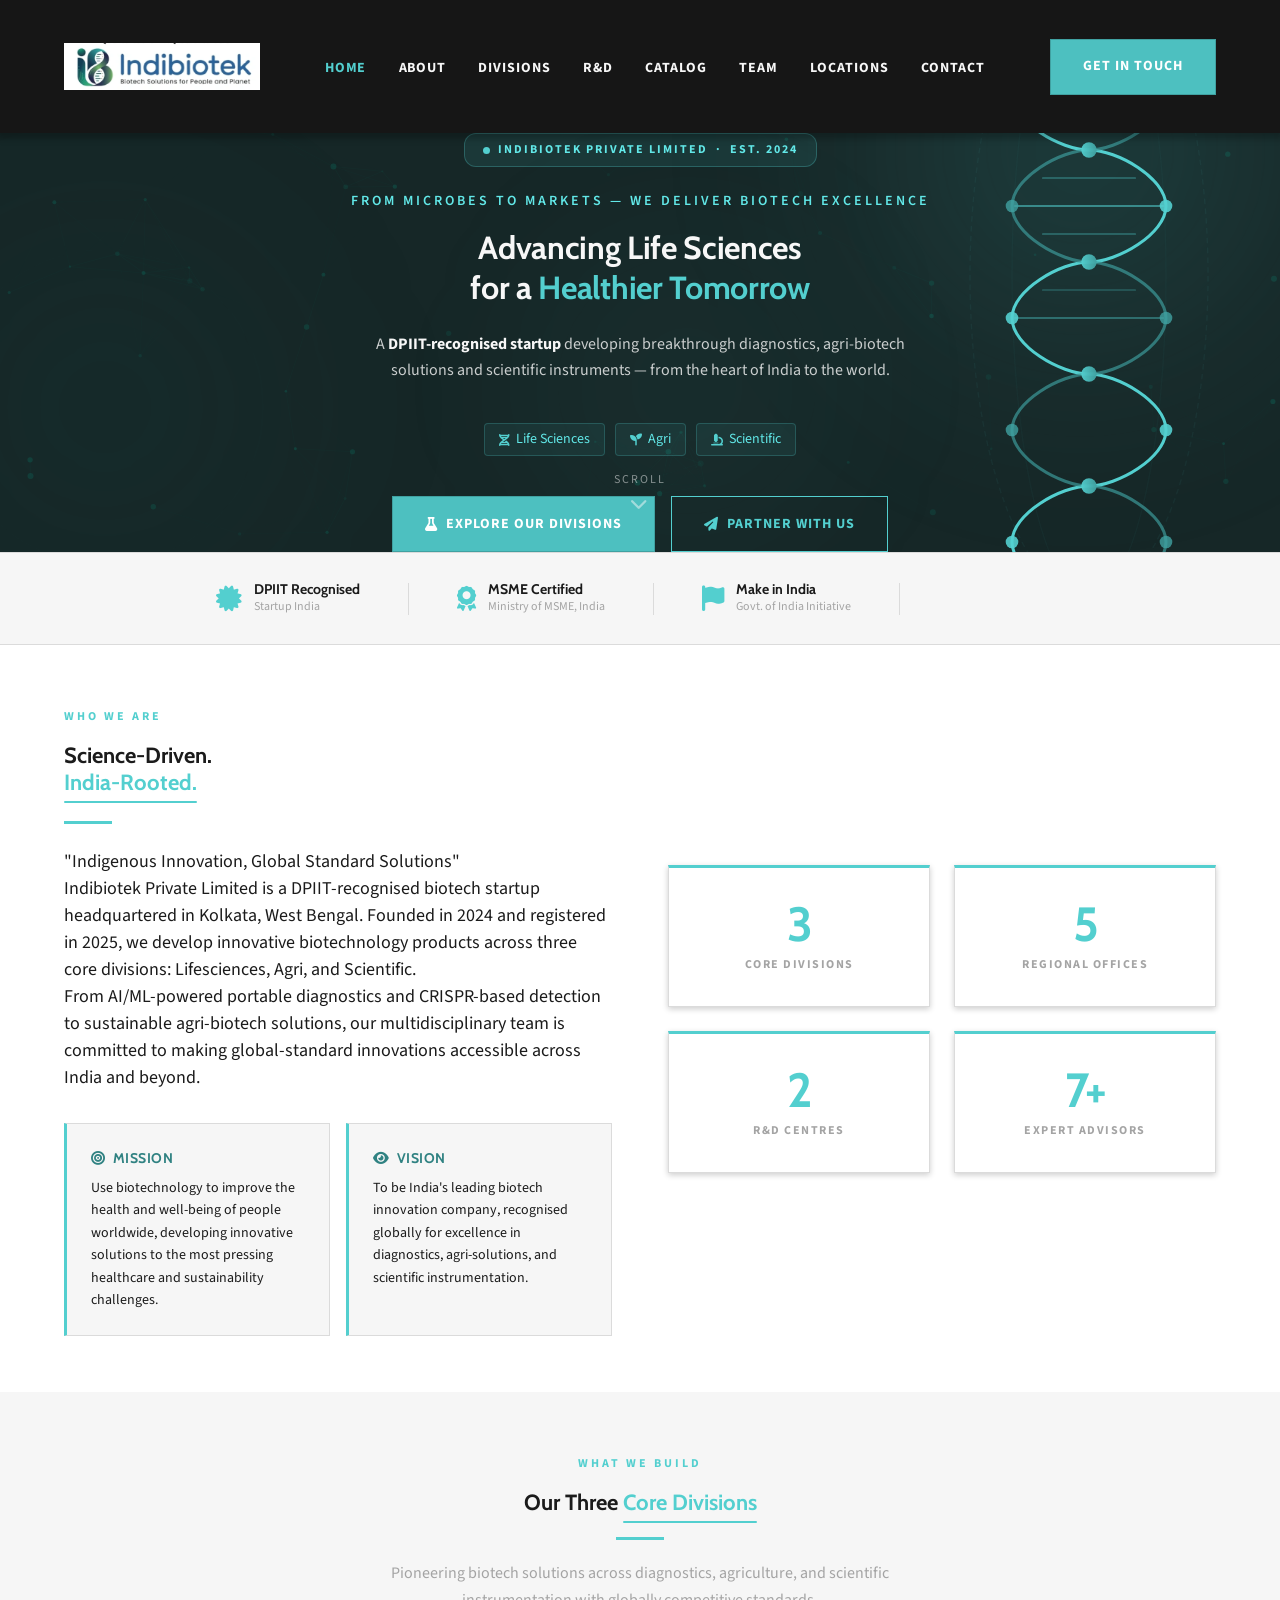
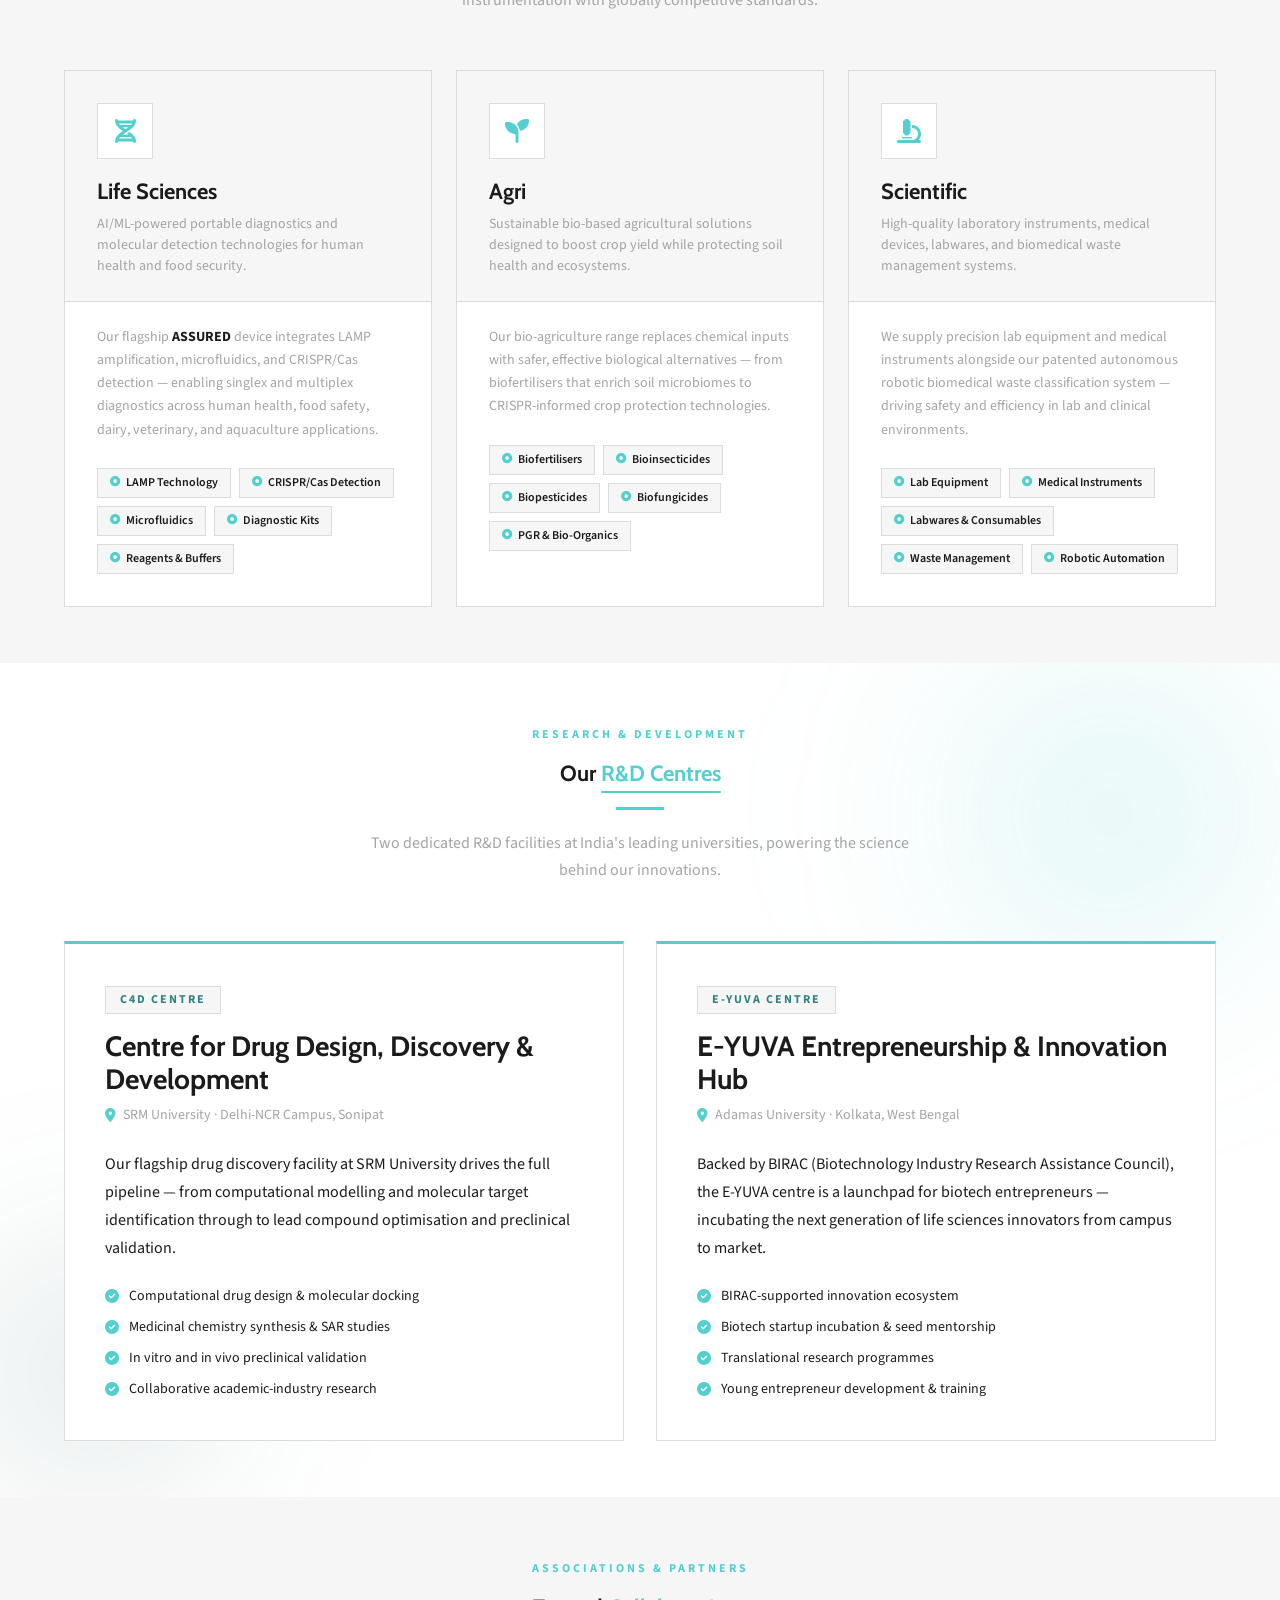
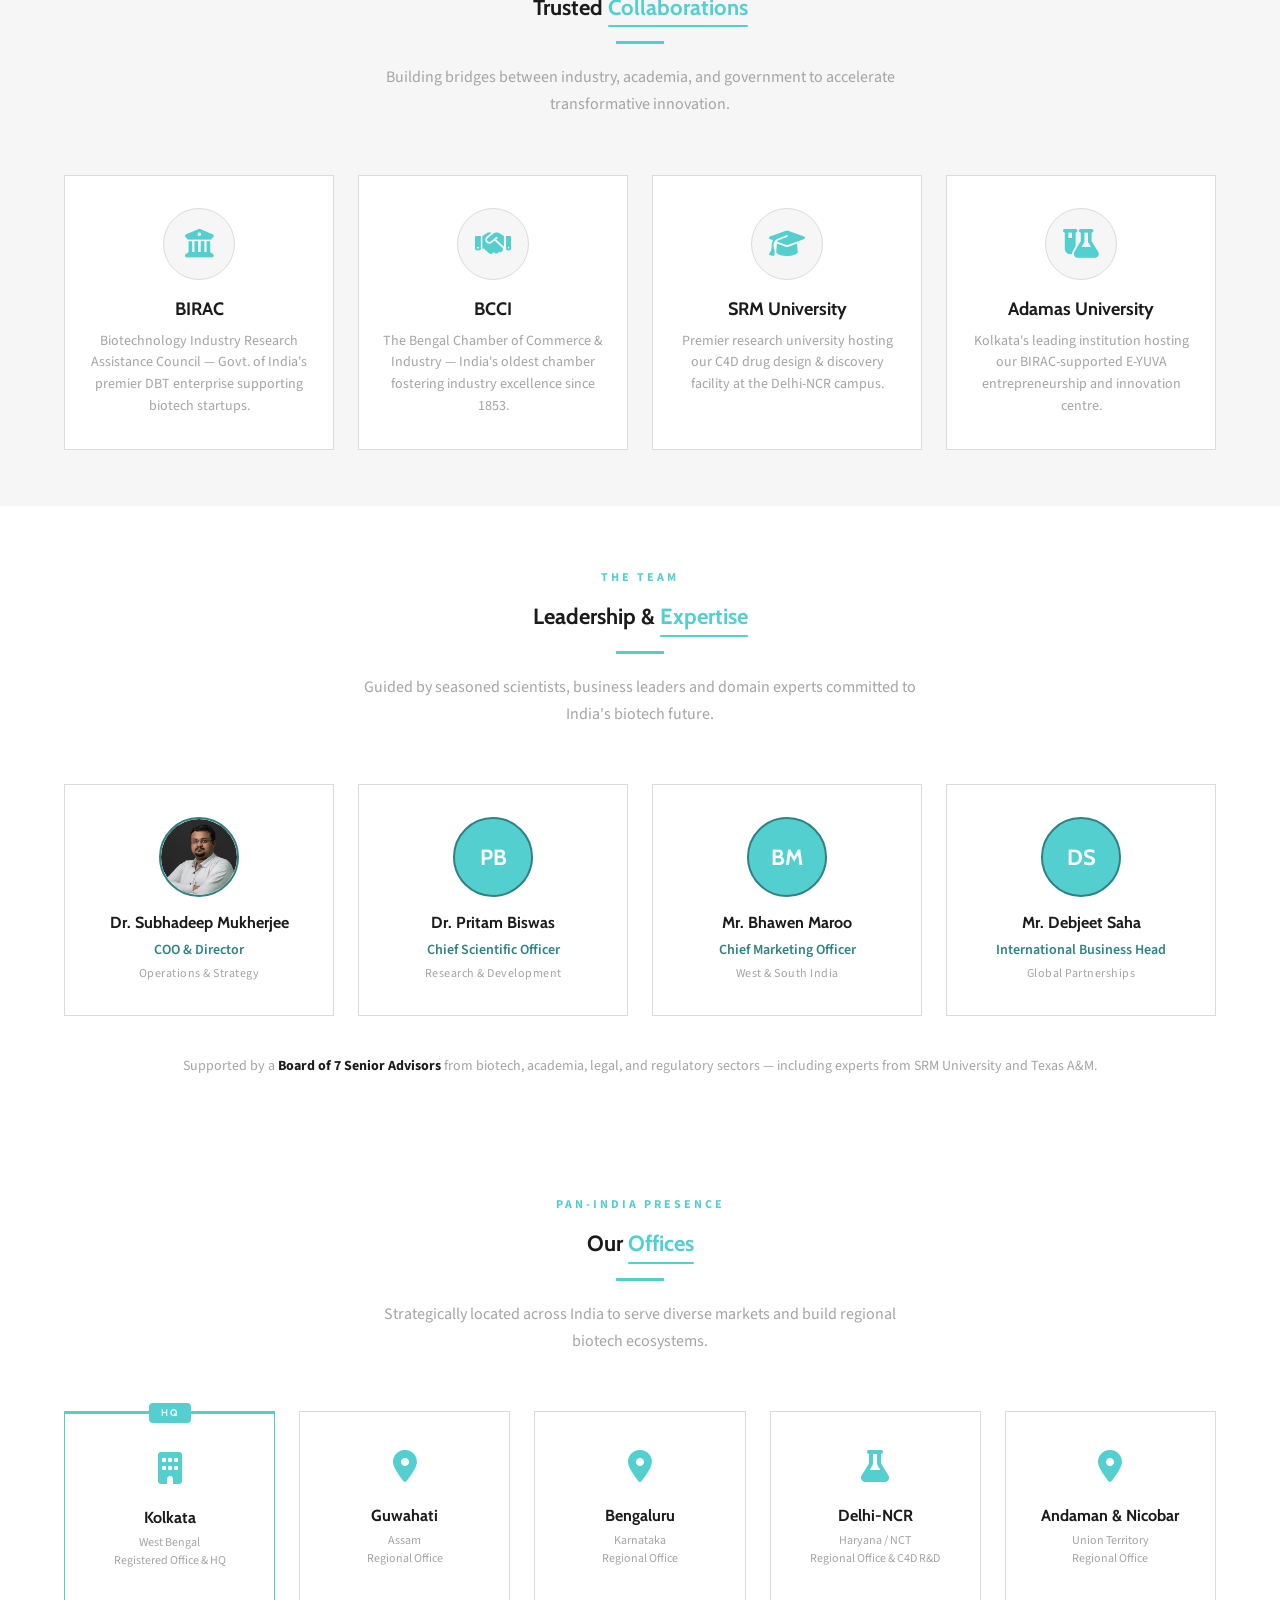
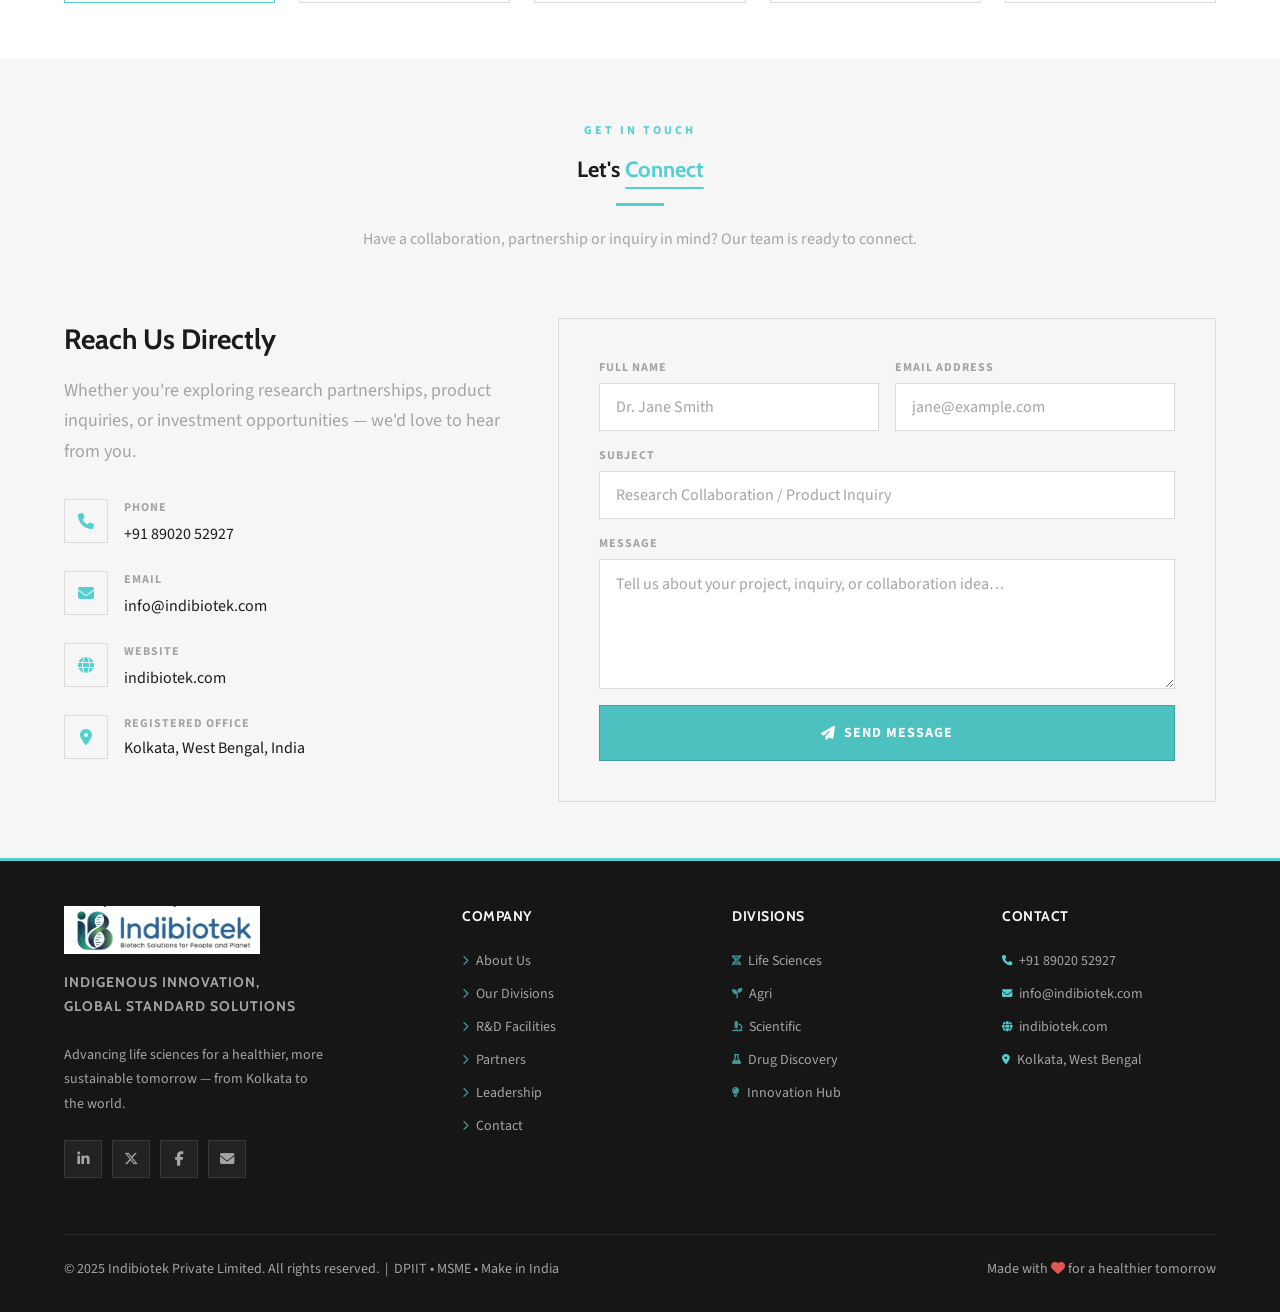
<file: index.html>
<!DOCTYPE html>
<html lang="en">
<head>
  <meta charset="UTF-8" />
  <meta name="viewport" content="width=device-width, initial-scale=1.0" />
  <meta name="description" content="Indibiotek Private Limited — Indigenous Innovation, Global Standard Solutions. Advancing Life Sciences, Agriculture, and Scientific technologies from Kolkata, India." />
  <meta property="og:title"       content="Indibiotek Private Limited" />
  <meta property="og:description" content="Indigenous Innovation, Global Standard Solutions — Biotech · Agriculture · Life Sciences from India." />
  <meta property="og:type"        content="website" />
  <meta property="og:url"         content="https://indibiotek.com" />
  <meta name="theme-color"        content="#161616" />
  <title>Indibiotek Private Limited — Indigenous Innovation, Global Standard Solutions</title>

  <!-- Brand Fonts (matching real site: Cabin + Source Sans 3) -->
  <link rel="preconnect" href="https://fonts.googleapis.com" />
  <link rel="preconnect" href="https://fonts.gstatic.com" crossorigin />
  <link href="https://fonts.googleapis.com/css2?family=Cabin:wght@600;700&family=Source+Sans+Pro:wght@400;600;700&display=swap" rel="stylesheet" />

  <!-- Font Awesome 6 -->
  <link rel="stylesheet" href="https://cdnjs.cloudflare.com/ajax/libs/font-awesome/6.5.0/css/all.min.css" crossorigin="anonymous" />

  <!-- Stylesheets -->
  <link rel="stylesheet" href="css/style.css" />
  <link rel="stylesheet" href="css/animations.css" />

  <!-- Inline favicon (orbital logo mark) -->
  <link rel="icon" type="image/svg+xml" href="data:image/svg+xml,%3Csvg xmlns='http://www.w3.org/2000/svg' viewBox='0 0 36 36'%3E%3Ccircle cx='18' cy='18' r='17' stroke='%2300C9A7' stroke-width='2' fill='none'/%3E%3Cellipse cx='18' cy='18' rx='5' ry='12' stroke='%2300C9A7' stroke-width='1.5' fill='none'/%3E%3Cellipse cx='18' cy='18' rx='12' ry='5' stroke='%230066FF' stroke-width='1.5' fill='none'/%3E%3Ccircle cx='18' cy='18' r='3' fill='%2300C9A7'/%3E%3C/svg%3E" />
</head>
<body>

<!-- ============================================================
     SKIP LINK
============================================================ -->
<a href="#home" style="position:absolute;left:-999px;top:auto;width:1px;height:1px;overflow:hidden;z-index:9999;background:var(--brand-teal);color:#fff;padding:8px 16px;border-radius:4px;font-weight:700;" onfocus="this.style.left='16px';this.style.width='auto';this.style.height='auto';" onblur="this.style.left='-999px';">Skip to main content</a>


<!-- ============================================================
     NAVBAR
============================================================ -->
<nav class="navbar" id="navbar" aria-label="Main navigation">
  <div class="container">

    <!-- Brand logo -->
    <a href="#home" class="nav-logo" aria-label="Indibiotek — Home">
      <img src="images/logo.png" alt="Indibiotek Logo" class="logo-icon" style="height: 48px; width: auto; object-fit: contain;" />
    </a>

    <!-- Desktop links -->
    <ul class="nav-links" role="list">
      <li><a href="#home">Home</a></li>
      <li><a href="#about">About</a></li>
      <li><a href="#divisions">Divisions</a></li>
      <li><a href="#rnd">R&amp;D</a></li>
      <li><a href="catalog.html">Catalog</a></li>
      <li><a href="#team">Team</a></li>
      <li><a href="#locations">Locations</a></li>
      <li><a href="#contact">Contact</a></li>
    </ul>

    <a href="#contact" class="btn btn-primary nav-cta">Get In Touch</a>

    <!-- Hamburger -->
    <button class="nav-hamburger" aria-label="Toggle navigation menu" aria-expanded="false">
      <span></span><span></span><span></span>
    </button>
  </div>

  <!-- Mobile drawer -->
  <nav class="nav-drawer" aria-label="Mobile navigation">
    <a href="#home">Home</a>
    <a href="#about">About</a>
    <a href="#divisions">Divisions</a>
    <a href="#rnd">R&amp;D</a>
    <a href="catalog.html">Catalog</a>
    <a href="#team">Team</a>
    <a href="#locations">Locations</a>
    <a href="#contact">Contact</a>
    <a href="#contact" class="btn btn-primary" style="text-align:center;margin-top:10px;">Get In Touch</a>
  </nav>
</nav>


<!-- ============================================================
     HERO
============================================================ -->
<section class="hero bg-grid" id="home" aria-label="Hero banner">

  <!-- Particle network -->
  <canvas id="particle-canvas" aria-hidden="true" style="position:absolute;inset:0;width:100%;height:100%;"></canvas>

  <!-- Background orbs -->
  <div class="orb orb-teal"   style="width:600px;height:600px;top:-150px;right:-100px;" aria-hidden="true"></div>
  <div class="orb orb-blue"   style="width:450px;height:450px;bottom:-80px;left:-120px;" aria-hidden="true"></div>
  <div class="orb orb-purple" style="width:350px;height:350px;top:38%;left:40%;" aria-hidden="true"></div>

  <div class="container" style="position:relative;z-index:2;">
    <div class="hero-content">

      <!-- Live badge -->
      <div class="hero-badge">
        <span class="dot" aria-hidden="true"></span>
        Indibiotek Private Limited &nbsp;·&nbsp; Est. 2024
      </div>

      <!-- Tagline label -->
      <span class="hero-tagline" aria-hidden="true">From Microbes to Markets — We Deliver Biotech Excellence</span>

      <!-- Headline -->
      <h1>
        Advancing Life Sciences<br/>
        for a <span class="animated-gradient">Healthier Tomorrow</span>
      </h1>

      <!-- Sub headline -->
      <p class="hero-sub">
        A <strong>DPIIT-recognised startup</strong> developing breakthrough diagnostics, agri-biotech solutions and scientific instruments — from the heart of India to the world.
      </p>

      <!-- Division pills -->
      <div class="hero-pills" aria-hidden="true">
        <span class="hero-pill"><i class="fa-solid fa-dna"></i> Life Sciences</span>
        <span class="hero-pill"><i class="fa-solid fa-seedling"></i> Agri</span>
        <span class="hero-pill"><i class="fa-solid fa-microscope"></i> Scientific</span>
      </div>

      <!-- CTAs -->
      <div class="hero-ctas">
        <a href="#divisions" class="btn btn-primary">
          <i class="fa-solid fa-flask" aria-hidden="true"></i>
          Explore Our Divisions
        </a>
        <a href="#contact" class="btn btn-outline">
          <i class="fa-solid fa-paper-plane" aria-hidden="true"></i>
          Partner With Us
        </a>
      </div>

    </div>
  </div>

  <!-- DNA Double Helix illustration -->
  <div class="hero-dna-wrap" aria-hidden="true">
    <svg class="hero-dna-svg" viewBox="0 0 200 500" fill="none" xmlns="http://www.w3.org/2000/svg">
      <g class="dna-group">
        <!-- Orbital background rings -->
        <ellipse cx="100" cy="250" rx="85" ry="230" stroke="rgba(83,207,207,0.06)" stroke-width="1" stroke-dasharray="4 3"/>
        <ellipse cx="100" cy="250" rx="55" ry="230" stroke="rgba(64,161,161,0.05)" stroke-width="1"/>

        <!-- DNA Strand 1 — Teal (starts going right) -->
        <path class="dna-strand-1"
          d="M 100,0
             C 120,0 155,20 155,40
             S 120,80 100,80
             C 80,80 45,100 45,120
             S 80,160 100,160
             C 120,160 155,180 155,200
             S 120,240 100,240
             C 80,240 45,260 45,280
             S 80,320 100,320
             C 120,320 155,340 155,360
             S 120,400 100,400
             C 80,400 45,420 45,440
             S 80,480 100,480"
          stroke="#53CFCF" stroke-width="2.2" stroke-linecap="round"/>

        <!-- DNA Strand 2 — Blue semi-transparent (starts going left) -->
        <path class="dna-strand-2"
          d="M 100,0
             C 80,0 45,20 45,40
             S 80,80 100,80
             C 120,80 155,100 155,120
             S 120,160 100,160
             C 80,160 45,180 45,200
             S 80,240 100,240
             C 120,240 155,260 155,280
             S 120,320 100,320
             C 80,320 45,340 45,360
             S 80,400 100,400
             C 120,400 155,420 155,440
             S 120,480 100,480"
          stroke="rgba(64,161,161,0.65)" stroke-width="2.2" stroke-linecap="round"/>

        <!-- Cross-rungs (the "ladder" rungs of DNA) -->
        <!-- Period 1 rungs (y=0–160) -->
        <line class="dna-rung" x1="67" y1="20"  x2="133" y2="20"  stroke="rgba(83,207,207,0.40)" stroke-width="1.2" stroke-linecap="round"/>
        <line class="dna-rung" x1="47" y1="40"  x2="153" y2="40"  stroke="rgba(83,207,207,0.55)" stroke-width="1.4" stroke-linecap="round"/>
        <line class="dna-rung" x1="67" y1="60"  x2="133" y2="60"  stroke="rgba(83,207,207,0.40)" stroke-width="1.2" stroke-linecap="round"/>
        <line class="dna-rung" x1="67" y1="100" x2="133" y2="100" stroke="rgba(64,161,161,0.40)" stroke-width="1.2" stroke-linecap="round"/>
        <line class="dna-rung" x1="47" y1="120" x2="153" y2="120" stroke="rgba(64,161,161,0.55)" stroke-width="1.4" stroke-linecap="round"/>
        <line class="dna-rung" x1="67" y1="140" x2="133" y2="140" stroke="rgba(64,161,161,0.40)" stroke-width="1.2" stroke-linecap="round"/>

        <!-- Period 2 rungs (y=160–320) -->
        <line class="dna-rung" x1="67" y1="180" x2="133" y2="180" stroke="rgba(83,207,207,0.40)" stroke-width="1.2" stroke-linecap="round"/>
        <line class="dna-rung" x1="47" y1="200" x2="153" y2="200" stroke="rgba(83,207,207,0.55)" stroke-width="1.4" stroke-linecap="round"/>
        <line class="dna-rung" x1="67" y1="220" x2="133" y2="220" stroke="rgba(83,207,207,0.40)" stroke-width="1.2" stroke-linecap="round"/>
        <line class="dna-rung" x1="67" y1="260" x2="133" y2="260" stroke="rgba(64,161,161,0.40)" stroke-width="1.2" stroke-linecap="round"/>
        <line class="dna-rung" x1="47" y1="280" x2="153" y2="280" stroke="rgba(64,161,161,0.55)" stroke-width="1.4" stroke-linecap="round"/>
        <line class="dna-rung" x1="67" y1="300" x2="133" y2="300" stroke="rgba(64,161,161,0.40)" stroke-width="1.2" stroke-linecap="round"/>

        <!-- Period 3 rungs (y=320–480) -->
        <line class="dna-rung" x1="67" y1="340" x2="133" y2="340" stroke="rgba(83,207,207,0.40)" stroke-width="1.2" stroke-linecap="round"/>
        <line class="dna-rung" x1="47" y1="360" x2="153" y2="360" stroke="rgba(83,207,207,0.55)" stroke-width="1.4" stroke-linecap="round"/>
        <line class="dna-rung" x1="67" y1="380" x2="133" y2="380" stroke="rgba(83,207,207,0.40)" stroke-width="1.2" stroke-linecap="round"/>
        <line class="dna-rung" x1="67" y1="420" x2="133" y2="420" stroke="rgba(64,161,161,0.40)" stroke-width="1.2" stroke-linecap="round"/>
        <line class="dna-rung" x1="47" y1="440" x2="153" y2="440" stroke="rgba(64,161,161,0.55)" stroke-width="1.4" stroke-linecap="round"/>
        <line class="dna-rung" x1="67" y1="460" x2="133" y2="460" stroke="rgba(64,161,161,0.40)" stroke-width="1.2" stroke-linecap="round"/>

        <!-- Peak/trough nodes — Teal strand -->
        <circle cx="155" cy="40"  r="4.5" fill="#53CFCF" opacity="0.9"/>
        <circle cx="45"  cy="120" r="4.5" fill="#53CFCF" opacity="0.9"/>
        <circle cx="155" cy="200" r="4.5" fill="#53CFCF" opacity="0.9"/>
        <circle cx="45"  cy="280" r="4.5" fill="#53CFCF" opacity="0.9"/>
        <circle cx="155" cy="360" r="4.5" fill="#53CFCF" opacity="0.9"/>
        <circle cx="45"  cy="440" r="4.5" fill="#53CFCF" opacity="0.9"/>

        <!-- Peak/trough nodes — Blue strand -->
        <circle cx="45"  cy="40"  r="4.5" fill="#40A1A1" opacity="0.8"/>
        <circle cx="155" cy="120" r="4.5" fill="#40A1A1" opacity="0.8"/>
        <circle cx="45"  cy="200" r="4.5" fill="#40A1A1" opacity="0.8"/>
        <circle cx="155" cy="280" r="4.5" fill="#40A1A1" opacity="0.8"/>
        <circle cx="45"  cy="360" r="4.5" fill="#40A1A1" opacity="0.8"/>
        <circle cx="155" cy="440" r="4.5" fill="#40A1A1" opacity="0.8"/>

        <!-- Crossing nodes (both strands meet) -->
        <circle cx="100" cy="80"  r="5.5" fill="url(#helixGrad)" opacity="0.95"/>
        <circle cx="100" cy="160" r="5.5" fill="url(#helixGrad)" opacity="0.95"/>
        <circle cx="100" cy="240" r="5.5" fill="url(#helixGrad)" opacity="0.95"/>
        <circle cx="100" cy="320" r="5.5" fill="url(#helixGrad)" opacity="0.95"/>
        <circle cx="100" cy="400" r="5.5" fill="url(#helixGrad)" opacity="0.95"/>
      </g>
      <defs>
        <linearGradient id="helixGrad" x1="0" y1="0" x2="1" y2="0">
          <stop offset="0%"   stop-color="#53CFCF"/>
          <stop offset="100%" stop-color="#40A1A1"/>
        </linearGradient>
      </defs>
    </svg>
  </div>

  <!-- Scroll indicator -->
  <div class="scroll-indicator" aria-hidden="true">
    <span>Scroll</span>
    <i class="fa-solid fa-chevron-down"></i>
  </div>
</section>


<!-- ============================================================
     RECOGNITION STRIP
============================================================ -->
<div class="recognition-strip" role="region" aria-label="Certifications and recognition">
  <div class="container">
    <div class="recognition-grid reveal-stagger visible">

      <div class="rec-item">
        <i class="fa-solid fa-certificate" aria-hidden="true"></i>
        <div class="rec-item-text">
          <strong>DPIIT Recognised</strong>
          <span>Startup India</span>
        </div>
      </div>

      <div class="rec-divider" aria-hidden="true"></div>

      <div class="rec-item">
        <i class="fa-solid fa-award" aria-hidden="true"></i>
        <div class="rec-item-text">
          <strong>MSME Certified</strong>
          <span>Ministry of MSME, India</span>
        </div>
      </div>

      <div class="rec-divider" aria-hidden="true"></div>

      <div class="rec-item">
        <i class="fa-solid fa-flag" aria-hidden="true"></i>
        <div class="rec-item-text">
          <strong>Make in India</strong>
          <span>Govt. of India Initiative</span>
        </div>
      </div>

      <div class="rec-divider" aria-hidden="true"></div>

      <div class="rec-item">
        <i class="fa-solid fa-shield-halved" aria-hidden="true"></i>
        <div class="rec-item-text">
          <strong>Patent Filed</strong>
          <span>#202511077832</span>
        </div>
      </div>

    </div>
  </div>
</div>


<!-- ============================================================
     ABOUT
============================================================ -->
<section class="about section-pad" id="about">
  <div class="container">
    <div class="about-grid">

      <!-- Text -->
      <div class="reveal reveal-left">
        <span class="section-label">Who We Are</span>
        <h2 class="section-title">
          Science-Driven.<br/>
          <span class="gradient-text section-underline">India-Rooted.</span>
        </h2>
        <div class="divider"></div>

        <p class="brand-tagline">"Indigenous Innovation, Global Standard Solutions"</p>

        <p>
          Indibiotek Private Limited is a DPIIT-recognised biotech startup headquartered in Kolkata, West Bengal. Founded in 2024 and registered in 2025, we develop innovative biotechnology products across three core divisions: Lifesciences, Agri, and Scientific.
        </p>
        <p>
          From AI/ML-powered portable diagnostics and CRISPR-based detection to sustainable agri-biotech solutions, our multidisciplinary team is committed to making global-standard innovations accessible across India and beyond.
        </p>

        <div class="mv-grid reveal-stagger" style="margin-top:32px;">
          <div class="mv-card">
            <h4><i class="fa-solid fa-bullseye" aria-hidden="true"></i> Mission</h4>
            <p>Use biotechnology to improve the health and well-being of people worldwide, developing innovative solutions to the most pressing healthcare and sustainability challenges.</p>
          </div>
          <div class="mv-card">
            <h4><i class="fa-solid fa-eye" aria-hidden="true"></i> Vision</h4>
            <p>To be India's leading biotech innovation company, recognised globally for excellence in diagnostics, agri-solutions, and scientific instrumentation.</p>
          </div>
        </div>
      </div>

      <!-- Stats -->
      <div class="stats-grid reveal reveal-right reveal-stagger">
        <div class="stat-card glass-card">
          <div class="stat-number">
            <span class="gradient-text" data-count="3" data-suffix="">0</span>
          </div>
          <div class="stat-label">Core Divisions</div>
        </div>
        <div class="stat-card glass-card">
          <div class="stat-number">
            <span class="gradient-text" data-count="5" data-suffix="">0</span>
          </div>
          <div class="stat-label">Regional Offices</div>
        </div>
        <div class="stat-card glass-card">
          <div class="stat-number">
            <span class="gradient-text" data-count="2" data-suffix="">0</span>
          </div>
          <div class="stat-label">R&amp;D Centres</div>
        </div>
        <div class="stat-card glass-card">
          <div class="stat-number">
            <span class="gradient-text" data-count="7" data-suffix="+">0+</span>
          </div>
          <div class="stat-label">Expert Advisors</div>
        </div>
      </div>

    </div>
  </div>
</section>


<!-- ============================================================
     DIVISIONS
============================================================ -->
<section class="divisions section-pad" id="divisions">
  <div class="container">
    <div class="divisions-header reveal">
      <span class="section-label">What We Build</span>
      <h2 class="section-title">Our Three <span class="gradient-text section-underline">Core Divisions</span></h2>
      <div class="divider" style="margin:20px auto;"></div>
      <p class="section-desc">
        Pioneering biotech solutions across diagnostics, agriculture, and scientific instrumentation with globally competitive standards.
      </p>
    </div>

    <div class="divisions-grid reveal-stagger" style="margin-top:0;">

      <!-- Division 1: Life Sciences -->
      <div class="division-card reveal">
        <div class="division-header">
          <div class="division-icon"><i class="fa-solid fa-dna" aria-hidden="true"></i></div>
          <h3>Life Sciences</h3>
          <p>AI/ML-powered portable diagnostics and molecular detection technologies for human health and food security.</p>
        </div>
        <div class="division-body">
          <p style="font-size:0.875rem;color:var(--text-secondary);line-height:1.65;margin-bottom:10px;">
            Our flagship <strong style="color:var(--text-primary);">ASSURED</strong> device integrates LAMP amplification, microfluidics, and CRISPR/Cas detection — enabling singlex and multiplex diagnostics across human health, food safety, dairy, veterinary, and aquaculture applications.
          </p>
          <div class="division-tags">
            <span class="division-tag"><i class="fa-solid fa-circle-dot"></i>LAMP Technology</span>
            <span class="division-tag"><i class="fa-solid fa-circle-dot"></i>CRISPR/Cas Detection</span>
            <span class="division-tag"><i class="fa-solid fa-circle-dot"></i>Microfluidics</span>
            <span class="division-tag"><i class="fa-solid fa-circle-dot"></i>Diagnostic Kits</span>
            <span class="division-tag"><i class="fa-solid fa-circle-dot"></i>Reagents &amp; Buffers</span>
          </div>
        </div>
      </div>

      <!-- Division 2: Agri -->
      <div class="division-card reveal">
        <div class="division-header">
          <div class="division-icon"><i class="fa-solid fa-seedling" aria-hidden="true"></i></div>
          <h3>Agri</h3>
          <p>Sustainable bio-based agricultural solutions designed to boost crop yield while protecting soil health and ecosystems.</p>
        </div>
        <div class="division-body">
          <p style="font-size:0.875rem;color:var(--text-secondary);line-height:1.65;margin-bottom:10px;">
            Our bio-agriculture range replaces chemical inputs with safer, effective biological alternatives — from biofertilisers that enrich soil microbiomes to CRISPR-informed crop protection technologies.
          </p>
          <div class="division-tags">
            <span class="division-tag"><i class="fa-solid fa-circle-dot"></i>Biofertilisers</span>
            <span class="division-tag"><i class="fa-solid fa-circle-dot"></i>Bioinsecticides</span>
            <span class="division-tag"><i class="fa-solid fa-circle-dot"></i>Biopesticides</span>
            <span class="division-tag"><i class="fa-solid fa-circle-dot"></i>Biofungicides</span>
            <span class="division-tag"><i class="fa-solid fa-circle-dot"></i>PGR &amp; Bio-Organics</span>
          </div>
        </div>
      </div>

      <!-- Division 3: Scientific -->
      <div class="division-card reveal">
        <div class="division-header">
          <div class="division-icon"><i class="fa-solid fa-microscope" aria-hidden="true"></i></div>
          <h3>Scientific</h3>
          <p>High-quality laboratory instruments, medical devices, labwares, and biomedical waste management systems.</p>
        </div>
        <div class="division-body">
          <p style="font-size:0.875rem;color:var(--text-secondary);line-height:1.65;margin-bottom:10px;">
            We supply precision lab equipment and medical instruments alongside our patented autonomous robotic biomedical waste classification system — driving safety and efficiency in lab and clinical environments.
          </p>
          <div class="division-tags">
            <span class="division-tag"><i class="fa-solid fa-circle-dot"></i>Lab Equipment</span>
            <span class="division-tag"><i class="fa-solid fa-circle-dot"></i>Medical Instruments</span>
            <span class="division-tag"><i class="fa-solid fa-circle-dot"></i>Labwares &amp; Consumables</span>
            <span class="division-tag"><i class="fa-solid fa-circle-dot"></i>Waste Management</span>
            <span class="division-tag"><i class="fa-solid fa-circle-dot"></i>Robotic Automation</span>
          </div>
        </div>
      </div>

    </div>
  </div>
</section>


<!-- ============================================================
     R&D FACILITIES
============================================================ -->
<section class="rnd section-pad" id="rnd" style="position:relative;overflow:hidden;">
  <div class="orb orb-teal" style="width:500px;height:500px;top:-100px;right:-80px;" aria-hidden="true"></div>
  <div class="orb orb-blue" style="width:350px;height:350px;bottom:-50px;left:-80px;" aria-hidden="true"></div>

  <div class="container" style="position:relative;z-index:1;">
    <div class="rnd-header reveal">
      <span class="section-label">Research &amp; Development</span>
      <h2 class="section-title">Our <span class="gradient-text section-underline">R&amp;D Centres</span></h2>
      <div class="divider" style="margin:20px auto;"></div>
      <p class="section-desc">
        Two dedicated R&amp;D facilities at India's leading universities, powering the science behind our innovations.
      </p>
    </div>

    <div class="rnd-grid" style="margin-top:0;">

      <!-- C4D -->
      <div class="rnd-card reveal reveal-left">
        <div class="rnd-badge">C4D Centre</div>
        <h3>Centre for Drug Design, Discovery &amp; Development</h3>
        <div class="rnd-location">
          <i class="fa-solid fa-location-dot" aria-hidden="true"></i>
          SRM University · Delhi-NCR Campus, Sonipat
        </div>
        <p>
          Our flagship drug discovery facility at SRM University drives the full pipeline — from computational modelling and molecular target identification through to lead compound optimisation and preclinical validation.
        </p>
        <ul class="rnd-list">
          <li><i class="fa-solid fa-check-circle" aria-hidden="true"></i>Computational drug design &amp; molecular docking</li>
          <li><i class="fa-solid fa-check-circle" aria-hidden="true"></i>Medicinal chemistry synthesis &amp; SAR studies</li>
          <li><i class="fa-solid fa-check-circle" aria-hidden="true"></i>In vitro and in vivo preclinical validation</li>
          <li><i class="fa-solid fa-check-circle" aria-hidden="true"></i>Collaborative academic-industry research</li>
        </ul>
      </div>

      <!-- E-YUVA -->
      <div class="rnd-card reveal reveal-right">
        <div class="rnd-badge">E-YUVA Centre</div>
        <h3>E-YUVA Entrepreneurship &amp; Innovation Hub</h3>
        <div class="rnd-location">
          <i class="fa-solid fa-location-dot" aria-hidden="true"></i>
          Adamas University · Kolkata, West Bengal
        </div>
        <p>
          Backed by BIRAC (Biotechnology Industry Research Assistance Council), the E-YUVA centre is a launchpad for biotech entrepreneurs — incubating the next generation of life sciences innovators from campus to market.
        </p>
        <ul class="rnd-list">
          <li><i class="fa-solid fa-check-circle" aria-hidden="true"></i>BIRAC-supported innovation ecosystem</li>
          <li><i class="fa-solid fa-check-circle" aria-hidden="true"></i>Biotech startup incubation &amp; seed mentorship</li>
          <li><i class="fa-solid fa-check-circle" aria-hidden="true"></i>Translational research programmes</li>
          <li><i class="fa-solid fa-check-circle" aria-hidden="true"></i>Young entrepreneur development &amp; training</li>
        </ul>
      </div>

    </div>
  </div>
</section>


<!-- ============================================================
     PARTNERS
============================================================ -->
<section class="partners section-pad" id="partners">
  <div class="container">
    <div class="partners-header reveal">
      <span class="section-label">Associations &amp; Partners</span>
      <h2 class="section-title">Trusted <span class="gradient-text section-underline">Collaborations</span></h2>
      <div class="divider" style="margin:20px auto;"></div>
      <p class="section-desc">
        Building bridges between industry, academia, and government to accelerate transformative innovation.
      </p>
    </div>

    <div class="partners-grid reveal-stagger">

      <div class="partner-card">
        <div class="partner-icon"><i class="fa-solid fa-building-columns" aria-hidden="true"></i></div>
        <h3>BIRAC</h3>
        <p>Biotechnology Industry Research Assistance Council — Govt. of India's premier DBT enterprise supporting biotech startups.</p>
      </div>

      <div class="partner-card">
        <div class="partner-icon"><i class="fa-solid fa-handshake" aria-hidden="true"></i></div>
        <h3>BCCI</h3>
        <p>The Bengal Chamber of Commerce &amp; Industry — India's oldest chamber fostering industry excellence since 1853.</p>
      </div>

      <div class="partner-card">
        <div class="partner-icon"><i class="fa-solid fa-graduation-cap" aria-hidden="true"></i></div>
        <h3>SRM University</h3>
        <p>Premier research university hosting our C4D drug design &amp; discovery facility at the Delhi-NCR campus.</p>
      </div>

      <div class="partner-card">
        <div class="partner-icon"><i class="fa-solid fa-flask-vial" aria-hidden="true"></i></div>
        <h3>Adamas University</h3>
        <p>Kolkata's leading institution hosting our BIRAC-supported E-YUVA entrepreneurship and innovation centre.</p>
      </div>

    </div>
  </div>
</section>


<!-- ============================================================
     LEADERSHIP
============================================================ -->
<section class="leadership section-pad" id="team">
  <div class="container">
    <div class="leadership-header reveal">
      <span class="section-label">The Team</span>
      <h2 class="section-title">Leadership &amp; <span class="gradient-text section-underline">Expertise</span></h2>
      <div class="divider" style="margin:20px auto;"></div>
      <p class="section-desc">
        Guided by seasoned scientists, business leaders and domain experts committed to India's biotech future.
      </p>
    </div>

    <div class="team-grid reveal-stagger">

      <div class="team-card">
        <div class="team-avatar team-avatar--photo">
          <img src="images/Subhadeep-Mukherjee.webp" alt="Dr. Subhadeep Mukherjee" />
        </div>
        <h3>Dr. Subhadeep Mukherjee</h3>
        <p class="role">COO &amp; Director</p>
        <p class="dept">Operations &amp; Strategy</p>
      </div>

      <div class="team-card">
        <div class="team-avatar" aria-hidden="true">PB</div>
        <h3>Dr. Pritam Biswas</h3>
        <p class="role">Chief Scientific Officer</p>
        <p class="dept">Research &amp; Development</p>
      </div>

      <div class="team-card">
        <div class="team-avatar" aria-hidden="true">BM</div>
        <h3>Mr. Bhawen Maroo</h3>
        <p class="role">Chief Marketing Officer</p>
        <p class="dept">West &amp; South India</p>
      </div>

      <div class="team-card">
        <div class="team-avatar" aria-hidden="true">DS</div>
        <h3>Mr. Debjeet Saha</h3>
        <p class="role">International Business Head</p>
        <p class="dept">Global Partnerships</p>
      </div>

    </div>

    <!-- Advisory note -->
    <p class="reveal" style="text-align:center;margin-top:40px;font-size:0.875rem;color:var(--text-secondary);">
      Supported by a <strong style="color:var(--text-primary);">Board of 7 Senior Advisors</strong> from biotech, academia, legal, and regulatory sectors — including experts from SRM University and Texas A&amp;M.
    </p>
  </div>
</section>


<!-- ============================================================
     LOCATIONS
============================================================ -->
<section class="locations section-pad" id="locations" style="background:var(--bg-primary);">
  <div class="container">
    <div class="locations-header reveal">
      <span class="section-label">Pan-India Presence</span>
      <h2 class="section-title">Our <span class="gradient-text section-underline">Offices</span></h2>
      <div class="divider" style="margin:20px auto;"></div>
      <p class="section-desc">
        Strategically located across India to serve diverse markets and build regional biotech ecosystems.
      </p>
    </div>

    <div class="locations-grid reveal-stagger">

      <div class="location-card hq">
        <div class="location-icon"><i class="fa-solid fa-building" aria-hidden="true"></i></div>
        <h3>Kolkata</h3>
        <p>West Bengal<br/>Registered Office &amp; HQ</p>
      </div>

      <div class="location-card">
        <div class="location-icon"><i class="fa-solid fa-location-dot" aria-hidden="true"></i></div>
        <h3>Guwahati</h3>
        <p>Assam<br/>Regional Office</p>
      </div>

      <div class="location-card">
        <div class="location-icon"><i class="fa-solid fa-location-dot" aria-hidden="true"></i></div>
        <h3>Bengaluru</h3>
        <p>Karnataka<br/>Regional Office</p>
      </div>

      <div class="location-card">
        <div class="location-icon"><i class="fa-solid fa-flask" aria-hidden="true"></i></div>
        <h3>Delhi-NCR</h3>
        <p>Haryana / NCT<br/>Regional Office &amp; C4D R&amp;D</p>
      </div>

      <div class="location-card">
        <div class="location-icon"><i class="fa-solid fa-location-dot" aria-hidden="true"></i></div>
        <h3>Andaman &amp; Nicobar</h3>
        <p>Union Territory<br/>Regional Office</p>
      </div>

    </div>
  </div>
</section>


<!-- ============================================================
     CONTACT
============================================================ -->
<section class="contact section-pad" id="contact" style="background:var(--bg-secondary);">
  <div class="container">

    <div class="reveal" style="text-align:center;margin-bottom:64px;">
      <span class="section-label">Get In Touch</span>
      <h2 class="section-title">Let's <span class="gradient-text section-underline">Connect</span></h2>
      <div class="divider" style="margin:20px auto;"></div>
      <p class="section-desc" style="margin:0 auto;">
        Have a collaboration, partnership or inquiry in mind? Our team is ready to connect.
      </p>
    </div>

    <div class="contact-grid">

      <!-- Info -->
      <div class="contact-info reveal reveal-left">
        <h3>Reach Us Directly</h3>
        <p>Whether you're exploring research partnerships, product inquiries, or investment opportunities — we'd love to hear from you.</p>

        <div class="contact-items">
          <div class="contact-item">
            <div class="ci-icon"><i class="fa-solid fa-phone" aria-hidden="true"></i></div>
            <div class="ci-text">
              <label>Phone</label>
              <a href="tel:+918902052927">+91 89020 52927</a>
            </div>
          </div>

          <div class="contact-item">
            <div class="ci-icon"><i class="fa-solid fa-envelope" aria-hidden="true"></i></div>
            <div class="ci-text">
              <label>Email</label>
              <a href="mailto:info@indibiotek.com">info@indibiotek.com</a>
            </div>
          </div>

          <div class="contact-item">
            <div class="ci-icon"><i class="fa-solid fa-globe" aria-hidden="true"></i></div>
            <div class="ci-text">
              <label>Website</label>
              <a href="https://indibiotek.com" target="_blank" rel="noopener noreferrer">indibiotek.com</a>
            </div>
          </div>

          <div class="contact-item">
            <div class="ci-icon"><i class="fa-solid fa-location-dot" aria-hidden="true"></i></div>
            <div class="ci-text">
              <label>Registered Office</label>
              <p>Kolkata, West Bengal, India</p>
            </div>
          </div>
        </div>
      </div>

      <!-- Form -->
      <div class="reveal reveal-right">
        <form class="contact-form" id="contact-form" novalidate>
          <div class="form-row">
            <div class="form-group">
              <label for="name">Full Name</label>
              <input type="text" id="name" name="name" placeholder="Dr. Jane Smith" required />
            </div>
            <div class="form-group">
              <label for="email">Email Address</label>
              <input type="email" id="email" name="email" placeholder="jane@example.com" required />
            </div>
          </div>

          <div class="form-group">
            <label for="subject">Subject</label>
            <input type="text" id="subject" name="subject" placeholder="Research Collaboration / Product Inquiry" required />
          </div>

          <div class="form-group">
            <label for="message">Message</label>
            <textarea id="message" name="message" placeholder="Tell us about your project, inquiry, or collaboration idea…" required></textarea>
          </div>

          <button type="submit" class="btn btn-primary" style="width:100%;justify-content:center;padding:15px;">
            <i class="fa-solid fa-paper-plane" aria-hidden="true"></i>
            Send Message
          </button>
        </form>
      </div>

    </div>
  </div>
</section>


<!-- ============================================================
     FOOTER
============================================================ -->
<footer class="footer" id="footer" aria-label="Site footer">
  <div class="container">
    <div class="footer-grid">

      <!-- Brand -->
      <div class="footer-brand">
        <a href="#home" class="nav-logo" aria-label="Indibiotek — Home">
          <img src="images/logo.png" alt="Indibiotek Logo" class="logo-icon" style="height: 48px; width: auto; object-fit: contain;" />
        </a>
        <p class="footer-tagline">Indigenous Innovation,<br/>Global Standard Solutions</p>
        <p>Advancing life sciences for a healthier, more sustainable tomorrow — from Kolkata to the world.</p>
        <div class="social-links">
          <a href="#" class="social-link" aria-label="LinkedIn"><i class="fa-brands fa-linkedin-in"></i></a>
          <a href="#" class="social-link" aria-label="X (Twitter)"><i class="fa-brands fa-x-twitter"></i></a>
          <a href="#" class="social-link" aria-label="Facebook"><i class="fa-brands fa-facebook-f"></i></a>
          <a href="mailto:info@indibiotek.com" class="social-link" aria-label="Email us"><i class="fa-solid fa-envelope"></i></a>
        </div>
      </div>

      <!-- Quick Links -->
      <div class="footer-col">
        <h4>Company</h4>
        <ul>
          <li><a href="#about"><i class="fa-solid fa-chevron-right"></i>About Us</a></li>
          <li><a href="#divisions"><i class="fa-solid fa-chevron-right"></i>Our Divisions</a></li>
          <li><a href="#rnd"><i class="fa-solid fa-chevron-right"></i>R&amp;D Facilities</a></li>
          <li><a href="#partners"><i class="fa-solid fa-chevron-right"></i>Partners</a></li>
          <li><a href="#team"><i class="fa-solid fa-chevron-right"></i>Leadership</a></li>
          <li><a href="#contact"><i class="fa-solid fa-chevron-right"></i>Contact</a></li>
        </ul>
      </div>

      <!-- Divisions -->
      <div class="footer-col">
        <h4>Divisions</h4>
        <ul>
          <li><a href="#divisions"><i class="fa-solid fa-dna"></i>Life Sciences</a></li>
          <li><a href="#divisions"><i class="fa-solid fa-seedling"></i>Agri</a></li>
          <li><a href="#divisions"><i class="fa-solid fa-microscope"></i>Scientific</a></li>
          <li><a href="#rnd"><i class="fa-solid fa-flask"></i>Drug Discovery</a></li>
          <li><a href="#rnd"><i class="fa-solid fa-lightbulb"></i>Innovation Hub</a></li>
        </ul>
      </div>

      <!-- Contact -->
      <div class="footer-col">
        <h4>Contact</h4>
        <ul>
          <li>
            <a href="tel:+918902052927">
              <i class="fa-solid fa-phone" style="color:var(--brand-teal);opacity:1;"></i>
              +91 89020 52927
            </a>
          </li>
          <li>
            <a href="mailto:info@indibiotek.com">
              <i class="fa-solid fa-envelope" style="color:var(--brand-teal);opacity:1;"></i>
              info@indibiotek.com
            </a>
          </li>
          <li>
            <a href="https://indibiotek.com" target="_blank" rel="noopener">
              <i class="fa-solid fa-globe" style="color:var(--brand-teal);opacity:1;"></i>
              indibiotek.com
            </a>
          </li>
          <li>
            <a href="#locations">
              <i class="fa-solid fa-location-dot" style="color:var(--brand-teal);opacity:1;"></i>
              Kolkata, West Bengal
            </a>
          </li>
        </ul>
      </div>

    </div>

    <!-- Bottom bar -->
    <div class="footer-bottom">
      <p>&copy; 2025 Indibiotek Private Limited. All rights reserved. &nbsp;|&nbsp; DPIIT &bull; MSME &bull; Make in India</p>
      <p>Made with <i class="fa-solid fa-heart heart" aria-hidden="true" style="color:#e25555;"></i> for a healthier tomorrow</p>
    </div>
  </div>
</footer>

<script src="js/main.js"></script>
</body>
</html>
</file>
<file: css/style.css>
/* ============================================================
   INDIBIOTEK — Brand Design System v3.0
   Aligned with Indibiotek Brand & Design Language Guide
   ============================================================
   Brand Teal     #53CFCF   Primary
   Teal Light     #62E8E8   Hover on dark
   Teal Mid       #4DC0C0   CTA fills
   Teal Accent    #40A1A1   Links
   Teal Dark      #308282   Subheadings
   Near Black     #161616   Nav / Footer
   Dark Body      #1B1B1B   Primary text
   Off-White      #F6F6F6   Alternating bg
   Pure White     #FFFFFF   Main bg
   Light Grey     #DBDBDB   Borders
   Mid Grey       #A4A4A4   Subtext
   ============================================================ */

:root {
  --brand-teal:        #53CFCF;
  --brand-teal-light:  #62E8E8;
  --brand-teal-mid:    #4DC0C0;
  --brand-teal-accent: #40A1A1;
  --brand-teal-dark:   #308282;
  --brand-teal-deep:   #1A4E4E;
  --brand-teal-bg:     rgba(83,207,207,0.08);
  --near-black:  #161616;
  --dark-body:   #1B1B1B;
  --off-white:   #F6F6F6;
  --pure-white:  #FFFFFF;
  --light-grey:  #DBDBDB;
  --mid-grey:    #A4A4A4;
  --bg-primary:   #FFFFFF;
  --bg-secondary: #F6F6F6;
  --bg-nav:       #161616;
  --bg-footer:    #161616;
  --bg-hero:      #1A2E2E;
  --text-primary:   #1B1B1B;
  --text-secondary: #A4A4A4;
  --text-on-dark:   #F7F7F7;
  --text-link:      #40A1A1;
  --border-color:  #DBDBDB;
  --border-accent: rgba(83,207,207,0.35);
  --font-heading: 'Cabin', arial, sans-serif;
  --font-body:    'Source Sans Pro', arial, sans-serif;
  --text-xs:   0.75rem;
  --text-sm:   0.875rem;
  --text-base: 1rem;
  --text-lg:   1.125rem;
  --text-xl:   1.375rem;
  --text-2xl:  1.75rem;
  --text-3xl:  2rem;
  --text-hero: clamp(1.75rem,3.5vw,2rem);
  --sp-1: 8px;
  --sp-2: 16px;
  --sp-3: 24px;
  --sp-4: 32px;
  --sp-5: 40px;
  --sp-6: 48px;
  --sp-7: 56px;
  --r-card:     0px;
  --r-dropdown: 4px;
  --r-modal:    12px;
  --shadow-card:  0 2px 6px 0px rgba(0,0,0,0.20);
  --shadow-nav:   0 3px 6px 3px rgba(0,0,0,0.24);
  --shadow-modal: 0 4px 12px 0 rgba(117,117,117,0.40);
  --transition:     all 0.5s;
  --transition-nav: transform 0.3s ease-in-out;
  --container-max: 1200px;
  --nav-height:    133px;
}

*,*::before,*::after { box-sizing:border-box; margin:0; padding:0; }

html { scroll-behavior:smooth; font-size:16px; -webkit-text-size-adjust:100%; }

body {
  font-family: var(--font-body);
  font-size: var(--text-base);
  font-weight: 400;
  line-height: 1.5;
  background: var(--bg-primary);
  color: var(--text-primary);
  overflow-x: hidden;
  -webkit-font-smoothing: antialiased;
}

img,svg { max-width:100%; height:auto; display:block; }
a { color:var(--text-link); text-decoration:none; }
ul { list-style:none; }
::selection { background:rgba(83,207,207,0.20); color:var(--text-primary); }

/* ─── Utilities ─────────────────────────────────────────── */
.container { max-width:var(--container-max); margin:0 auto; padding:0 var(--sp-3); }
.section-pad { padding:var(--sp-7) 0; }
.text-center { text-align:center; }
.gradient-text { color:var(--brand-teal); }

.glass-card {
  background: var(--pure-white);
  border: 1px solid var(--border-color);
  border-radius: var(--r-card);
  box-shadow: var(--shadow-card);
}

.section-label {
  display:inline-block;
  font-family:var(--font-body);
  font-size:var(--text-xs);
  font-weight:700;
  letter-spacing:3px;
  text-transform:uppercase;
  color:var(--brand-teal);
  margin-bottom:var(--sp-2);
}

.section-title {
  font-family:var(--font-heading);
  font-size:var(--text-xl);
  font-weight:700;
  line-height:1.25;
  margin-bottom:var(--sp-2);
  color:var(--text-primary);
}

.section-desc {
  font-size:var(--text-base);
  color:var(--text-secondary);
  line-height:1.7;
  max-width:560px;
}

.divider { width:48px; height:3px; background:var(--brand-teal); margin:var(--sp-3) 0; }

/* ─── Buttons ───────────────────────────────────────────── */
.btn {
  display:inline-flex;
  align-items:center;
  gap:var(--sp-1);
  padding:8px 32px;
  min-height:56px;
  border-radius:var(--r-card);
  font-family:var(--font-body);
  font-weight:700;
  font-size:var(--text-sm);
  letter-spacing:0.071em;
  text-transform:uppercase;
  cursor:pointer;
  transition:var(--transition);
  border:none;
  outline:none;
  white-space:nowrap;
}

.btn-primary { background:var(--brand-teal-mid); color:#fff; border:1px solid var(--brand-teal-accent); }
.btn-primary:hover  { background:var(--brand-teal-light); }
.btn-primary:active { background:var(--brand-teal-dark); }

.btn-outline { background:transparent; color:var(--brand-teal); border:1px solid var(--brand-teal); }
.btn-outline:hover { background:var(--near-black); color:var(--text-on-dark); border-color:var(--near-black); }

.btn-ghost { background:transparent; color:var(--text-secondary); border:1px solid var(--border-color); }
.btn-ghost:hover { color:var(--text-primary); border-color:var(--text-primary); }

/* ─── NAVBAR ───────────────────────────────────────────── */
.navbar {
  position:fixed; top:0; left:0; right:0;
  z-index:1000;
  height:var(--nav-height);
  background:var(--bg-nav);
  box-shadow:var(--shadow-nav);
  transition:var(--transition);
}

.navbar .container {
  height:100%;
  display:flex;
  align-items:center;
  justify-content:space-between;
  gap:var(--sp-4);
}

.nav-logo {
  display:flex; align-items:center; gap:10px;
  font-family:var(--font-heading);
  font-size:1.45rem; font-weight:700;
  color:var(--text-on-dark);
  letter-spacing:-0.01em;
  flex-shrink:0; text-decoration:none;
}
.nav-logo .logo-icon { width:40px; height:40px; }
.nav-logo .logo-bio  { color:var(--brand-teal); }

.nav-links {
  display:flex; align-items:center;
  gap:var(--sp-4); flex:1; justify-content:center;
}

.nav-links a {
  font-family:var(--font-body);
  font-size:var(--text-sm); font-weight:700;
  letter-spacing:0.071em; text-transform:uppercase;
  color:var(--text-on-dark);
  transition:color 0.5s; text-decoration:none;
}
.nav-links a:hover,.nav-links a.active { color:var(--brand-teal); }

.nav-cta { flex-shrink:0; }

.nav-hamburger {
  display:none; flex-direction:column;
  gap:5px; cursor:pointer;
  padding:var(--sp-1); background:none; border:none;
}
.nav-hamburger span {
  display:block; width:22px; height:2px;
  background:var(--text-on-dark); border-radius:2px; transition:var(--transition);
}
.nav-hamburger.open span:nth-child(1) { transform:translateY(7px) rotate(45deg); }
.nav-hamburger.open span:nth-child(2) { opacity:0; transform:scaleX(0); }
.nav-hamburger.open span:nth-child(3) { transform:translateY(-7px) rotate(-45deg); }

.nav-drawer {
  display:none; position:fixed;
  top:var(--nav-height); left:0; right:0;
  background:var(--near-black);
  border-bottom:1px solid rgba(255,255,255,0.08);
  padding:var(--sp-3) var(--sp-3) var(--sp-4);
  flex-direction:column; gap:var(--sp-1);
  z-index:999;
  transform:translateX(-249vw); opacity:0;
  transition:var(--transition-nav); pointer-events:none;
}
.nav-drawer.open { transform:translateX(0); opacity:1; pointer-events:all; }

.nav-drawer a {
  font-family:var(--font-body);
  font-size:var(--text-base); font-weight:700;
  letter-spacing:0.071em; text-transform:uppercase;
  color:var(--text-on-dark);
  padding:10px 0;
  border-bottom:1px solid rgba(255,255,255,0.08);
  transition:color 0.5s; text-decoration:none;
}
.nav-drawer a:last-child { border-bottom:none; }
.nav-drawer a:hover { color:var(--brand-teal); }

/* ─── HERO ─────────────────────────────────────────────── */
.hero {
  position:relative; min-height:50vh;
  display:flex; align-items:center; justify-content:center;
  overflow:hidden; background:var(--bg-hero);
  text-align:center; padding-top:var(--nav-height);
}

#particle-canvas { position:absolute; inset:0; z-index:0; opacity:0.4; }

.hero::after {
  content:''; position:absolute; inset:0;
  background:rgba(0,0,0,0.15); z-index:1; pointer-events:none;
}

.hero-content { position:relative; z-index:2; max-width:740px; margin:0 auto; }

.hero-badge {
  display:inline-flex; align-items:center; gap:8px;
  padding:7px 18px;
  background:rgba(83,207,207,0.10);
  border:1px solid rgba(83,207,207,0.28);
  border-radius:var(--r-modal);
  font-family:var(--font-body);
  font-size:var(--text-xs); font-weight:700;
  letter-spacing:2px; text-transform:uppercase;
  color:var(--brand-teal-light);
  margin-bottom:var(--sp-3);
}
.hero-badge .dot {
  width:7px; height:7px;
  background:var(--brand-teal); border-radius:50%;
  animation:pulse-dot 1.6s ease-in-out infinite;
}

.hero h1 {
  font-family:var(--font-heading);
  font-size:var(--text-hero); font-weight:700;
  line-height:1.25; letter-spacing:-0.01em;
  margin-bottom:var(--sp-3); color:var(--text-on-dark);
}

.hero-tagline {
  display:block;
  font-family:var(--font-body);
  font-size:var(--text-sm); font-weight:600;
  letter-spacing:3px; text-transform:uppercase;
  color:var(--brand-teal-light); margin-bottom:var(--sp-2);
}

.hero-sub {
  font-size:var(--text-base);
  color:rgba(247,247,247,0.80);
  line-height:1.6;
  margin:0 auto var(--sp-5); max-width:580px;
}
.hero-sub strong { color:var(--text-on-dark); font-weight:700; }

.hero-pills {
  display:flex; flex-wrap:wrap; gap:10px;
  margin-bottom:var(--sp-5); justify-content:center;
}
.hero-pill {
  display:inline-flex; align-items:center; gap:6px;
  padding:5px 14px;
  background:rgba(83,207,207,0.08);
  border:1px solid rgba(83,207,207,0.22);
  border-radius:var(--r-dropdown);
  font-size:var(--text-sm); color:var(--brand-teal-light);
}
.hero-pill i { color:var(--brand-teal); font-size:0.75rem; }

.hero-ctas {
  display:flex; gap:var(--sp-2); flex-wrap:wrap; justify-content:center;
}

.hero-dna-wrap {
  position:absolute; right:4%; top:50%;
  transform:translateY(-50%); z-index:2;
  width:min(280px,26vw); opacity:0.50; pointer-events:none;
}
.hero-dna-svg { width:100%; height:auto; }

.scroll-indicator {
  position:absolute; bottom:var(--sp-5); left:50%;
  transform:translateX(-50%);
  display:flex; flex-direction:column; align-items:center; gap:6px;
  color:rgba(247,247,247,0.50);
  font-size:var(--text-xs); letter-spacing:2px; text-transform:uppercase;
  font-family:var(--font-body); z-index:2;
}
.scroll-indicator i { font-size:1.1rem; }

/* ─── RECOGNITION STRIP ─────────────────────────────────── */
.recognition-strip {
  background:var(--off-white);
  border-top:1px solid var(--border-color);
  border-bottom:1px solid var(--border-color);
  padding:28px 0; overflow:hidden;
}
.recognition-grid {
  display:flex; align-items:center; justify-content:center;
  gap:var(--sp-6); flex-wrap:wrap;
}
.rec-item { display:flex; align-items:center; gap:12px; white-space:nowrap; }
.rec-item i { font-size:1.6rem; color:var(--brand-teal); flex-shrink:0; }
.rec-item-text { display:flex; flex-direction:column; }
.rec-item-text strong { font-family:var(--font-heading); font-size:var(--text-sm); font-weight:700; color:var(--text-primary); line-height:1.2; }
.rec-item-text span  { font-size:var(--text-xs); color:var(--text-secondary); }
.rec-divider { width:1px; height:32px; background:var(--border-color); flex-shrink:0; }

/* ─── ABOUT ─────────────────────────────────────────────── */
.about { background:var(--bg-primary); }
.about-grid { display:grid; grid-template-columns:1fr 1fr; gap:var(--sp-7); align-items:center; }

.about-text .brand-tagline {
  font-family:var(--font-heading); font-size:var(--text-xl); font-weight:600;
  color:var(--brand-teal-dark); letter-spacing:-0.01em; font-style:italic;
  margin:var(--sp-3) 0;
}
.about-text p { color:var(--text-primary); font-size:var(--text-base); line-height:1.8; margin-bottom:var(--sp-2); }
.about-text p:last-of-type { margin-bottom:var(--sp-4); }

.mv-grid { display:grid; grid-template-columns:1fr 1fr; gap:var(--sp-2); margin-top:var(--sp-4); }
.mv-card {
  padding:var(--sp-3); border-radius:var(--r-card);
  border:1px solid var(--border-color); border-left:3px solid var(--brand-teal);
  background:var(--off-white);
}
.mv-card h4 {
  font-family:var(--font-heading); font-size:var(--text-sm); font-weight:700;
  letter-spacing:0.5px; text-transform:uppercase;
  color:var(--brand-teal-dark); margin-bottom:8px;
  display:flex; align-items:center; gap:7px;
}
.mv-card p { font-size:var(--text-sm); color:var(--text-primary); line-height:1.6; margin-bottom:0 !important; }

.stats-grid { display:grid; grid-template-columns:1fr 1fr; gap:var(--sp-3); }
.stat-card {
  padding:var(--sp-4) var(--sp-3); text-align:center;
  border-radius:var(--r-card); background:var(--pure-white);
  border:1px solid var(--border-color); border-top:3px solid var(--brand-teal);
  transition:var(--transition);
}
.stat-card:hover { box-shadow:var(--shadow-card); }
.stat-number {
  font-family:var(--font-heading); font-size:3rem; font-weight:700;
  line-height:1; margin-bottom:8px; letter-spacing:-0.04em; color:var(--brand-teal);
}
.stat-label { font-size:var(--text-xs); color:var(--text-secondary); letter-spacing:1.5px; text-transform:uppercase; font-weight:700; }

/* ─── DIVISIONS ─────────────────────────────────────────── */
.divisions { background:var(--bg-secondary); }
.divisions-header { text-align:center; margin-bottom:var(--sp-7); }
.divisions-header .section-desc { margin:0 auto; }

.divisions-grid { display:grid; grid-template-columns:repeat(3,1fr); gap:var(--sp-3); }

.division-card {
  border-radius:var(--r-card); background:var(--pure-white);
  border:1px solid var(--border-color);
  overflow:hidden; transition:var(--transition);
  display:flex; flex-direction:column;
}
.division-card:hover { box-shadow:var(--shadow-card); border-color:var(--brand-teal); }

.division-header {
  padding:var(--sp-4) var(--sp-4) var(--sp-3);
  background:var(--off-white); border-bottom:1px solid var(--border-color);
}
.division-icon {
  width:56px; height:56px; border-radius:var(--r-card);
  display:flex; align-items:center; justify-content:center;
  font-size:1.5rem; color:var(--brand-teal);
  background:var(--pure-white); border:1px solid var(--border-color);
  margin-bottom:var(--sp-2);
}
.division-header h3 { font-family:var(--font-heading); font-size:var(--text-xl); font-weight:700; margin-bottom:6px; color:var(--text-primary); }
.division-header p  { font-size:var(--text-sm); color:var(--text-secondary); line-height:1.5; }

.division-body {
  padding:var(--sp-3) var(--sp-4) var(--sp-4);
  flex:1; display:flex; flex-direction:column; gap:var(--sp-1); background:var(--pure-white);
}
.division-tag {
  display:inline-flex; align-items:center; gap:6px;
  padding:5px 12px; background:var(--off-white);
  border:1px solid var(--border-color); border-radius:var(--r-card);
  font-size:var(--text-xs); color:var(--text-primary); font-weight:600;
}
.division-tag i { color:var(--brand-teal); font-size:0.65rem; }
.division-tags { display:flex; flex-wrap:wrap; gap:8px; margin-top:8px; }

/* ─── R&D ───────────────────────────────────────────────── */
.rnd { background:var(--bg-primary); position:relative; overflow:hidden; }
.rnd-header { text-align:center; margin-bottom:var(--sp-7); }
.rnd-header .section-desc { margin:0 auto; }

.rnd-grid { display:grid; grid-template-columns:1fr 1fr; gap:var(--sp-4); }
.rnd-card {
  padding:var(--sp-5); border-radius:var(--r-card);
  background:var(--pure-white); border:1px solid var(--border-color);
  border-top:3px solid var(--brand-teal); transition:var(--transition);
}
.rnd-card:hover { box-shadow:var(--shadow-card); }

.rnd-badge {
  display:inline-block; padding:4px 14px;
  background:var(--off-white); border:1px solid var(--border-color);
  border-radius:var(--r-card);
  font-size:var(--text-xs); font-weight:700;
  letter-spacing:2px; text-transform:uppercase; color:var(--brand-teal-dark);
  margin-bottom:var(--sp-2);
}
.rnd-card h3 { font-family:var(--font-heading); font-size:var(--text-2xl); font-weight:700; line-height:1.2; margin-bottom:8px; color:var(--text-primary); }
.rnd-location { display:flex; align-items:center; gap:7px; font-size:var(--text-sm); color:var(--text-secondary); margin-bottom:var(--sp-3); }
.rnd-location i { color:var(--brand-teal); }
.rnd-card p { font-size:var(--text-base); color:var(--text-primary); line-height:1.75; margin-bottom:var(--sp-3); }
.rnd-list { display:flex; flex-direction:column; gap:10px; }
.rnd-list li { display:flex; align-items:flex-start; gap:10px; font-size:var(--text-sm); color:var(--text-primary); }
.rnd-list li i { color:var(--brand-teal); margin-top:3px; flex-shrink:0; }

/* ─── PARTNERS ──────────────────────────────────────────── */
.partners { background:var(--bg-secondary); }
.partners-header { text-align:center; margin-bottom:var(--sp-7); }
.partners-header .section-desc { margin:0 auto; }
.partners-grid { display:grid; grid-template-columns:repeat(4,1fr); gap:var(--sp-3); }
.partner-card {
  padding:var(--sp-4) var(--sp-3); border-radius:var(--r-card);
  text-align:center; background:var(--pure-white);
  border:1px solid var(--border-color); transition:var(--transition);
}
.partner-card:hover { box-shadow:var(--shadow-card); border-color:var(--brand-teal); }
.partner-icon {
  width:72px; height:72px; border-radius:50%;
  display:flex; align-items:center; justify-content:center;
  font-size:1.8rem; color:var(--brand-teal);
  margin:0 auto var(--sp-2);
  background:var(--off-white); border:1px solid var(--border-color);
  transition:var(--transition);
}
.partner-card:hover .partner-icon { border-color:var(--brand-teal); }
.partner-card h3 { font-family:var(--font-heading); font-size:var(--text-lg); font-weight:700; margin-bottom:8px; color:var(--text-primary); }
.partner-card p  { font-size:var(--text-sm); color:var(--text-secondary); line-height:1.55; }

/* ─── LEADERSHIP ────────────────────────────────────────── */
.leadership { background:var(--bg-primary); }
.leadership-header { text-align:center; margin-bottom:var(--sp-7); }
.leadership-header .section-desc { margin:0 auto; }
.team-grid { display:grid; grid-template-columns:repeat(4,1fr); gap:var(--sp-3); }
.team-card {
  padding:var(--sp-4) var(--sp-3); border-radius:var(--r-card);
  text-align:center; background:var(--pure-white);
  border:1px solid var(--border-color); transition:var(--transition);
}
.team-card:hover { box-shadow:var(--shadow-card); border-color:var(--brand-teal); }
.team-avatar {
  width:80px; height:80px; border-radius:50%;
  background:var(--brand-teal);
  display:flex; align-items:center; justify-content:center;
  margin:0 auto var(--sp-2);
  font-family:var(--font-heading); font-size:var(--text-xl); font-weight:700; color:#fff;
  border:2px solid var(--brand-teal-dark);
  overflow:hidden;
}
.team-avatar--photo { background:var(--off-white); }
.team-avatar--photo img { width:100%; height:100%; object-fit:cover; object-position:center top; border-radius:50%; }
.team-card h3  { font-family:var(--font-heading); font-size:var(--text-base); font-weight:700; margin-bottom:6px; line-height:1.3; color:var(--text-primary); }
.team-card .role { font-size:var(--text-sm); color:var(--brand-teal-dark); font-weight:600; margin-bottom:4px; }
.team-card .dept { font-size:var(--text-xs); color:var(--text-secondary); letter-spacing:0.5px; }

/* ─── LOCATIONS ─────────────────────────────────────────── */
.locations { background:var(--bg-secondary); }
.locations-header { text-align:center; margin-bottom:var(--sp-7); }
.locations-header .section-desc { margin:0 auto; }
.locations-grid { display:grid; grid-template-columns:repeat(5,1fr); gap:var(--sp-3); }
.location-card {
  padding:var(--sp-4) var(--sp-2); border-radius:var(--r-card);
  text-align:center; background:var(--pure-white);
  border:1px solid var(--border-color); transition:var(--transition); position:relative;
}
.location-card.hq { border-color:var(--brand-teal); border-top-width:3px; }
.location-card.hq::before {
  content:'HQ'; position:absolute; top:-11px; left:50%; transform:translateX(-50%);
  background:var(--brand-teal); color:#fff;
  font-family:var(--font-heading); font-size:0.6rem; font-weight:700; letter-spacing:2px;
  padding:3px 12px; border-radius:var(--r-dropdown);
}
.location-card:hover { box-shadow:var(--shadow-card); border-color:var(--brand-teal); }
.location-icon { font-size:2rem; color:var(--brand-teal); margin-bottom:12px; }
.location-card h3 { font-family:var(--font-heading); font-size:var(--text-base); font-weight:700; margin-bottom:4px; color:var(--text-primary); }
.location-card p  { font-size:var(--text-xs); color:var(--text-secondary); line-height:1.5; }

/* ─── CONTACT ───────────────────────────────────────────── */
.contact { background:var(--bg-primary); }
.contact-grid { display:grid; grid-template-columns:1fr 1.5fr; gap:var(--sp-7); align-items:start; }
.contact-info h3 { font-family:var(--font-heading); font-size:var(--text-2xl); font-weight:700; margin-bottom:var(--sp-2); color:var(--text-primary); }
.contact-info > p { color:var(--text-secondary); margin-bottom:var(--sp-4); line-height:1.7; }
.contact-items { display:flex; flex-direction:column; gap:var(--sp-3); }
.contact-item { display:flex; align-items:flex-start; gap:var(--sp-2); }
.ci-icon {
  width:44px; height:44px; border-radius:var(--r-card);
  display:flex; align-items:center; justify-content:center;
  font-size:1rem; flex-shrink:0; color:var(--brand-teal);
  background:var(--off-white); border:1px solid var(--border-color);
}
.ci-text label { display:block; font-size:var(--text-xs); font-weight:700; letter-spacing:1px; text-transform:uppercase; color:var(--text-secondary); margin-bottom:3px; }
.ci-text a,.ci-text p { font-size:var(--text-base); color:var(--text-primary); transition:color 0.5s; }
.ci-text a:hover { color:var(--brand-teal); }

.contact-form {
  padding:var(--sp-5); border-radius:var(--r-card);
  background:var(--off-white); border:1px solid var(--border-color);
}
.form-row { display:grid; grid-template-columns:1fr 1fr; gap:var(--sp-2); }
.form-group { display:flex; flex-direction:column; gap:6px; margin-bottom:var(--sp-2); }
.form-group label { font-size:var(--text-xs); font-weight:700; letter-spacing:1px; text-transform:uppercase; color:var(--text-secondary); }
.form-group input,.form-group textarea {
  background:var(--pure-white); border:1px solid var(--border-color);
  border-radius:var(--r-card); padding:12px 16px;
  color:var(--text-primary); font-family:var(--font-body);
  font-size:var(--text-base); transition:var(--transition); outline:none; width:100%;
}
.form-group input:focus,.form-group textarea:focus {
  border-color:var(--brand-teal);
  box-shadow:0 0 0 3px rgba(83,207,207,0.12);
}
.form-group textarea { resize:vertical; min-height:130px; line-height:1.6; }
.form-group input::placeholder,.form-group textarea::placeholder { color:var(--mid-grey); }

/* ─── FOOTER ────────────────────────────────────────────── */
.footer { background:var(--bg-footer); padding:var(--sp-6) 0 var(--sp-4); position:relative; }
.footer::before { content:''; position:absolute; top:0; left:0; right:0; height:3px; background:var(--brand-teal); }
.footer-grid { display:grid; grid-template-columns:1.6fr 1fr 1fr 1fr; gap:var(--sp-7); margin-bottom:var(--sp-7); }
.footer-brand .nav-logo { margin-bottom:var(--sp-2); }
.footer-brand p { font-size:var(--text-sm); color:var(--mid-grey); line-height:1.75; max-width:260px; margin-bottom:var(--sp-3); }
.footer-tagline { font-family:var(--font-heading); font-size:var(--text-xs); font-weight:700; letter-spacing:1px; text-transform:uppercase; color:var(--brand-teal); margin-bottom:var(--sp-3) !important; }
.social-links { display:flex; gap:10px; }
.social-link {
  width:38px; height:38px; border-radius:var(--r-card);
  display:flex; align-items:center; justify-content:center;
  font-size:0.9rem; color:var(--mid-grey);
  background:rgba(255,255,255,0.05); border:1px solid rgba(255,255,255,0.10);
  transition:var(--transition);
}
.social-link:hover { color:var(--brand-teal); border-color:var(--brand-teal); }
.footer-col h4 { font-family:var(--font-heading); font-size:var(--text-sm); font-weight:700; letter-spacing:0.5px; text-transform:uppercase; margin-bottom:var(--sp-3); color:var(--text-on-dark); }
.footer-col ul { display:flex; flex-direction:column; gap:12px; }
.footer-col ul li a { font-size:var(--text-sm); color:var(--mid-grey); transition:color 0.5s; display:flex; align-items:center; gap:7px; text-decoration:none; }
.footer-col ul li a:hover { color:var(--brand-teal); }
.footer-col ul li a i { font-size:0.65rem; color:var(--brand-teal); opacity:0.7; }
.footer-bottom { border-top:1px solid rgba(255,255,255,0.08); padding-top:var(--sp-3); display:flex; justify-content:space-between; align-items:center; flex-wrap:wrap; gap:var(--sp-2); }
.footer-bottom p { font-size:var(--text-sm); color:var(--mid-grey); }
.footer-bottom .heart { color:#e25555; }

/* ─── Orbs (hero only) ──────────────────────────────────── */
.orb { position:absolute; border-radius:50%; filter:blur(90px); pointer-events:none; z-index:0; }
.orb-teal   { background:radial-gradient(circle,rgba(83,207,207,0.20),transparent 70%); }
.orb-blue   { background:radial-gradient(circle,rgba(26,78,78,0.18),transparent 70%); }
.orb-purple { background:radial-gradient(circle,rgba(83,207,207,0.10),transparent 70%); }

/* ─── CATALOG PAGE SPECIFIC ─────────────────────────────── */
.catalog-hero {
  background:var(--bg-hero);
  padding:calc(var(--nav-height) + var(--sp-7)) 0 var(--sp-7);
  text-align:center; position:relative; overflow:hidden;
}
.catalog-hero::after {
  content:''; position:absolute; inset:0;
  background:rgba(0,0,0,0.15); pointer-events:none;
}
.catalog-hero .container { position:relative; z-index:1; }
.catalog-hero h1 { font-family:var(--font-heading); font-size:var(--text-3xl); font-weight:700; color:var(--text-on-dark); margin-bottom:var(--sp-2); }
.catalog-hero p  { font-size:var(--text-base); color:rgba(247,247,247,0.80); max-width:520px; margin:0 auto; }

.catalog-filters {
  background:var(--off-white);
  border-bottom:1px solid var(--border-color);
  padding:var(--sp-3) 0; position:sticky; top:var(--nav-height); z-index:100;
}
.filter-bar { display:flex; align-items:center; gap:var(--sp-2); flex-wrap:wrap; }
.filter-btn {
  padding:8px 20px; border-radius:var(--r-card);
  font-family:var(--font-body); font-size:var(--text-sm); font-weight:700;
  letter-spacing:0.071em; text-transform:uppercase; cursor:pointer;
  transition:var(--transition); border:1px solid var(--border-color);
  background:var(--pure-white); color:var(--text-secondary);
}
.filter-btn:hover   { border-color:var(--brand-teal); color:var(--brand-teal); }
.filter-btn.active  { background:var(--brand-teal-mid); color:#fff; border-color:var(--brand-teal-accent); }

.catalog-section { padding:var(--sp-7) 0; }
.catalog-section:nth-child(even) { background:var(--bg-secondary); }
.catalog-section:nth-child(odd)  { background:var(--bg-primary); }

.catalog-section-header {
  display:flex; align-items:center; gap:var(--sp-3);
  margin-bottom:var(--sp-6);
  padding-bottom:var(--sp-3);
  border-bottom:1px solid var(--border-color);
}
.catalog-section-icon {
  width:64px; height:64px; border-radius:var(--r-card);
  display:flex; align-items:center; justify-content:center;
  font-size:1.8rem; color:var(--brand-teal);
  background:var(--off-white); border:2px solid var(--brand-teal);
  flex-shrink:0;
}
.catalog-section-header h2 { font-family:var(--font-heading); font-size:var(--text-xl); font-weight:700; color:var(--text-primary); margin-bottom:4px; }
.catalog-section-header p  { font-size:var(--text-sm); color:var(--text-secondary); }

.product-grid { display:grid; grid-template-columns:repeat(3,1fr); gap:var(--sp-3); }

.product-card {
  background:var(--pure-white); border:1px solid var(--border-color);
  border-radius:var(--r-card); overflow:hidden;
  transition:var(--transition); display:flex; flex-direction:column;
}
.product-card:hover { box-shadow:var(--shadow-card); border-color:var(--brand-teal); }

.product-img {
  aspect-ratio:2.42/1; background:var(--off-white);
  display:flex; align-items:center; justify-content:center;
  border-bottom:1px solid var(--border-color); overflow:hidden;
}
.product-img i { font-size:3rem; color:var(--brand-teal); opacity:0.55; }

.product-body { padding:var(--sp-3); flex:1; display:flex; flex-direction:column; }
.product-category {
  display:inline-block; font-size:var(--text-xs); font-weight:700;
  letter-spacing:1.5px; text-transform:uppercase; color:var(--brand-teal-dark);
  margin-bottom:var(--sp-1);
}
.product-body h3 { font-family:var(--font-heading); font-size:var(--text-base); font-weight:700; color:var(--text-primary); margin-bottom:var(--sp-1); line-height:1.3; }
.product-body p  { font-size:var(--text-sm); color:var(--text-secondary); line-height:1.6; flex:1; margin-bottom:var(--sp-2); }

.product-tags { display:flex; flex-wrap:wrap; gap:6px; margin-bottom:var(--sp-2); }
.product-tag {
  padding:3px 10px; font-size:0.7rem; font-weight:700;
  letter-spacing:1px; text-transform:uppercase;
  background:var(--off-white); border:1px solid var(--border-color);
  border-radius:var(--r-card); color:var(--text-secondary);
}

.product-cta {
  display:inline-flex; align-items:center; gap:6px;
  padding:8px 20px; min-height:44px;
  font-family:var(--font-body); font-size:var(--text-xs);
  font-weight:700; letter-spacing:0.071em; text-transform:uppercase;
  background:var(--brand-teal-mid); color:#fff;
  border:1px solid var(--brand-teal-accent); border-radius:var(--r-card);
  cursor:pointer; transition:var(--transition); align-self:flex-start;
}
.product-cta:hover { background:var(--brand-teal-light); }

/* ─── RESPONSIVE ────────────────────────────────────────── */
@media (max-width:1100px) {
  .divisions-grid { grid-template-columns:1fr 1fr; }
  .partners-grid  { grid-template-columns:1fr 1fr; }
  .team-grid      { grid-template-columns:1fr 1fr; }
  .locations-grid { grid-template-columns:repeat(3,1fr); }
  .footer-grid    { grid-template-columns:1fr 1fr; gap:var(--sp-5); }
  .hero-dna-wrap  { width:min(220px,22vw); }
  .product-grid   { grid-template-columns:1fr 1fr; }
}

@media (max-width:900px) {
  .about-grid    { grid-template-columns:1fr; gap:var(--sp-6); }
  .rnd-grid      { grid-template-columns:1fr; }
  .contact-grid  { grid-template-columns:1fr; gap:var(--sp-5); }
  .hero-dna-wrap { display:none; }
}

@media (max-width:768px) {
  :root { --nav-height:80px; }
  .section-pad { padding:48px 0; }
  .nav-links,.nav-cta { display:none; }
  .nav-hamburger      { display:flex; }
  .nav-drawer         { display:flex; }
  .hero { min-height:300px; }
  .recognition-grid { gap:var(--sp-4); }
  .rec-divider      { display:none; }
  .divisions-grid { grid-template-columns:1fr; }
  .stats-grid     { grid-template-columns:1fr 1fr; }
  .mv-grid        { grid-template-columns:1fr; }
  .team-grid      { grid-template-columns:1fr 1fr; }
  .locations-grid { grid-template-columns:repeat(2,1fr); }
  .form-row       { grid-template-columns:1fr; }
  .footer-grid    { grid-template-columns:1fr; }
  .footer-bottom  { flex-direction:column; text-align:center; }
  .product-grid   { grid-template-columns:1fr; }
  .filter-bar     { gap:var(--sp-1); }
}

@media (max-width:480px) {
  .partners-grid  { grid-template-columns:1fr; }
  .team-grid      { grid-template-columns:1fr; }
  .locations-grid { grid-template-columns:1fr 1fr; }
  .hero-pills     { display:none; }
  .rec-item       { flex-direction:column; text-align:center; gap:6px; }
}

@media (min-width:1280px) {
  body { font-size:var(--text-lg); }
}
</file>
<file: css/animations.css>
/* ============================================================
   INDIBIOTEK — Animations & Motion System
   Brand Teal: #53CFCF  |  Transitions: 0.3s–0.5s std, 1s modal
   ============================================================ */

/* ─── Keyframes ─────────────────────────────────────────── */
@keyframes fadeInUp {
  from { opacity:0; transform:translateY(28px); }
  to   { opacity:1; transform:translateY(0); }
}
@keyframes fadeInLeft {
  from { opacity:0; transform:translateX(-28px); }
  to   { opacity:1; transform:translateX(0); }
}
@keyframes fadeInRight {
  from { opacity:0; transform:translateX(28px); }
  to   { opacity:1; transform:translateX(0); }
}
@keyframes fadeIn {
  from { opacity:0; }
  to   { opacity:1; }
}
@keyframes scaleIn {
  from { opacity:0; transform:scale(0.92); }
  to   { opacity:1; transform:scale(1); }
}
@keyframes bounce {
  0%,100% { transform:translateX(-50%) translateY(0); }
  50%      { transform:translateX(-50%) translateY(9px); }
}
@keyframes pulse-dot {
  0%,100% { box-shadow:0 0 0 0 rgba(83,207,207,0.6); }
  50%      { box-shadow:0 0 0 7px rgba(83,207,207,0); }
}
@keyframes float {
  0%,100% { transform:translateY(0px); }
  50%      { transform:translateY(-10px); }
}
@keyframes float-slow {
  0%,100% { transform:translateY(0px) rotate(0deg); }
  33%      { transform:translateY(-14px) rotate(1.5deg); }
  66%      { transform:translateY(-7px) rotate(-0.8deg); }
}
@keyframes glow-pulse {
  0%,100% { box-shadow:0 0 20px rgba(83,207,207,0.15); }
  50%      { box-shadow:0 0 45px rgba(83,207,207,0.40); }
}
@keyframes spin-slow {
  from { transform:rotate(0deg); }
  to   { transform:rotate(360deg); }
}
@keyframes draw-strand {
  from { stroke-dashoffset:1200; }
  to   { stroke-dashoffset:0; }
}
@keyframes rung-appear {
  from { opacity:0; transform:scaleX(0); }
  to   { opacity:1; transform:scaleX(1); }
}
@keyframes underline-in {
  from { width:0; }
  to   { width:100%; }
}
@keyframes shimmer {
  0%   { background-position:-200% 0; }
  100% { background-position:200% 0; }
}
/* Marquee — 55s linear per brand spec */
@keyframes scrollingMarquee {
  from { transform:translateX(0); }
  to   { transform:translateX(-50%); }
}
/* Opacity bounce entrance */
@keyframes opacity-bounce {
  0%   { opacity:0; transform:translateY(16px); }
  60%  { opacity:1; transform:translateY(-4px); }
  100% { opacity:1; transform:translateY(0); }
}

/* ─── Hero entrance sequence ────────────────────────────── */
.hero-badge    { animation:fadeInUp 0.55s cubic-bezier(0.22,1,0.36,1) 0.15s both; }
.hero-tagline  { animation:fadeInUp 0.55s cubic-bezier(0.22,1,0.36,1) 0.25s both; }
.hero h1       { animation:fadeInUp 0.65s cubic-bezier(0.22,1,0.36,1) 0.35s both; }
.hero-sub      { animation:fadeInUp 0.65s cubic-bezier(0.22,1,0.36,1) 0.50s both; }
.hero-pills    { animation:fadeInUp 0.60s cubic-bezier(0.22,1,0.36,1) 0.62s both; }
.hero-ctas     { animation:fadeInUp 0.60s cubic-bezier(0.22,1,0.36,1) 0.74s both; }
.hero-dna-wrap { animation:fadeIn   1.2s  cubic-bezier(0.22,1,0.36,1) 0.50s both; }
.scroll-indicator { animation:bounce 2.2s cubic-bezier(0.4,0,0.2,1) 2s infinite; }

/* ─── DNA Helix ─────────────────────────────────────────── */
.dna-strand-1 {
  stroke-dasharray:1200; stroke-dashoffset:1200;
  animation:draw-strand 2.2s cubic-bezier(0.22,1,0.36,1) 0.8s forwards;
}
.dna-strand-2 {
  stroke-dasharray:1200; stroke-dashoffset:1200;
  animation:draw-strand 2.2s cubic-bezier(0.22,1,0.36,1) 1.1s forwards;
}
.dna-rung { opacity:0; transform-origin:center; }
.dna-rung:nth-child(1)  { animation:rung-appear 0.3s ease 1.4s forwards; }
.dna-rung:nth-child(2)  { animation:rung-appear 0.3s ease 1.5s forwards; }
.dna-rung:nth-child(3)  { animation:rung-appear 0.3s ease 1.6s forwards; }
.dna-rung:nth-child(4)  { animation:rung-appear 0.3s ease 1.7s forwards; }
.dna-rung:nth-child(5)  { animation:rung-appear 0.3s ease 1.8s forwards; }
.dna-rung:nth-child(6)  { animation:rung-appear 0.3s ease 1.9s forwards; }
.dna-rung:nth-child(7)  { animation:rung-appear 0.3s ease 2.0s forwards; }
.dna-rung:nth-child(8)  { animation:rung-appear 0.3s ease 2.1s forwards; }
.dna-rung:nth-child(9)  { animation:rung-appear 0.3s ease 2.2s forwards; }
.dna-rung:nth-child(10) { animation:rung-appear 0.3s ease 2.3s forwards; }
.dna-rung:nth-child(11) { animation:rung-appear 0.3s ease 2.4s forwards; }
.dna-rung:nth-child(12) { animation:rung-appear 0.3s ease 2.5s forwards; }
.dna-rung:nth-child(13) { animation:rung-appear 0.3s ease 2.6s forwards; }
.dna-rung:nth-child(14) { animation:rung-appear 0.3s ease 2.7s forwards; }
.dna-rung:nth-child(15) { animation:rung-appear 0.3s ease 2.8s forwards; }
.hero-dna-wrap .dna-group { animation:float-slow 7s cubic-bezier(0.4,0,0.2,1) 3.2s infinite; }

/* ─── Scroll Reveal ─────────────────────────────────────── */
.reveal {
  opacity:0; transform:translateY(24px);
  transition:opacity 0.65s cubic-bezier(0.22,1,0.36,1),
             transform 0.65s cubic-bezier(0.22,1,0.36,1);
}
.reveal.reveal-left  { transform:translateX(-24px); }
.reveal.reveal-right { transform:translateX(24px); }
.reveal.reveal-scale { transform:scale(0.94); }
.reveal.visible { opacity:1; transform:translate(0,0) scale(1); }

.reveal-stagger > * {
  opacity:0; transform:translateY(20px);
  transition:opacity 0.5s cubic-bezier(0.22,1,0.36,1),
             transform 0.5s cubic-bezier(0.22,1,0.36,1);
}
.reveal-stagger.visible > *:nth-child(1) { opacity:1; transform:none; transition-delay:0.05s; }
.reveal-stagger.visible > *:nth-child(2) { opacity:1; transform:none; transition-delay:0.12s; }
.reveal-stagger.visible > *:nth-child(3) { opacity:1; transform:none; transition-delay:0.19s; }
.reveal-stagger.visible > *:nth-child(4) { opacity:1; transform:none; transition-delay:0.26s; }
.reveal-stagger.visible > *:nth-child(5) { opacity:1; transform:none; transition-delay:0.33s; }
.reveal-stagger.visible > *:nth-child(6) { opacity:1; transform:none; transition-delay:0.40s; }

/* ─── Teal accent text (replaces animated gradient) ─────── */
.animated-gradient { color:#53CFCF; }

/* ─── Section underline animate ─────────────────────────── */
.section-underline { position:relative; display:inline-block; }
.section-underline::after {
  content:''; position:absolute; bottom:-6px; left:0;
  width:0; height:2px; background:#53CFCF; border-radius:1px;
  transition:width 0.9s cubic-bezier(0.22,1,0.36,1) 0.3s;
}
.section-underline.visible::after { width:100%; }

/* ─── Card hover icon effects ───────────────────────────── */
.division-card:hover .division-icon { border-color:rgba(83,207,207,0.55); }
.partner-card:hover  .partner-icon  { animation:float 3s ease-in-out infinite; }

/* ─── Orb floating ──────────────────────────────────────── */
.orb { animation:float-slow 10s ease-in-out infinite; }
.orb:nth-child(2) { animation-delay:-3s;  animation-duration:13s; }
.orb:nth-child(3) { animation-delay:-6s;  animation-duration:15s; }

/* ─── Recognition icons ─────────────────────────────────── */
.rec-item i { animation:float 4s ease-in-out infinite; }
.rec-item:nth-child(2) i { animation-delay:-1s; }
.rec-item:nth-child(3) i { animation-delay:-2s; }
.rec-item:nth-child(4) i { animation-delay:-3s; }

/* ─── Counter ───────────────────────────────────────────── */
.stat-number span { display:inline-block; transition:transform 0.1s ease; }

/* ─── Reduced motion ────────────────────────────────────── */
@media (prefers-reduced-motion:reduce) {
  *,*::before,*::after {
    animation-duration:0.01ms !important;
    animation-iteration-count:1 !important;
    transition-duration:0.01ms !important;
    scroll-behavior:auto !important;
  }
}
</file>
